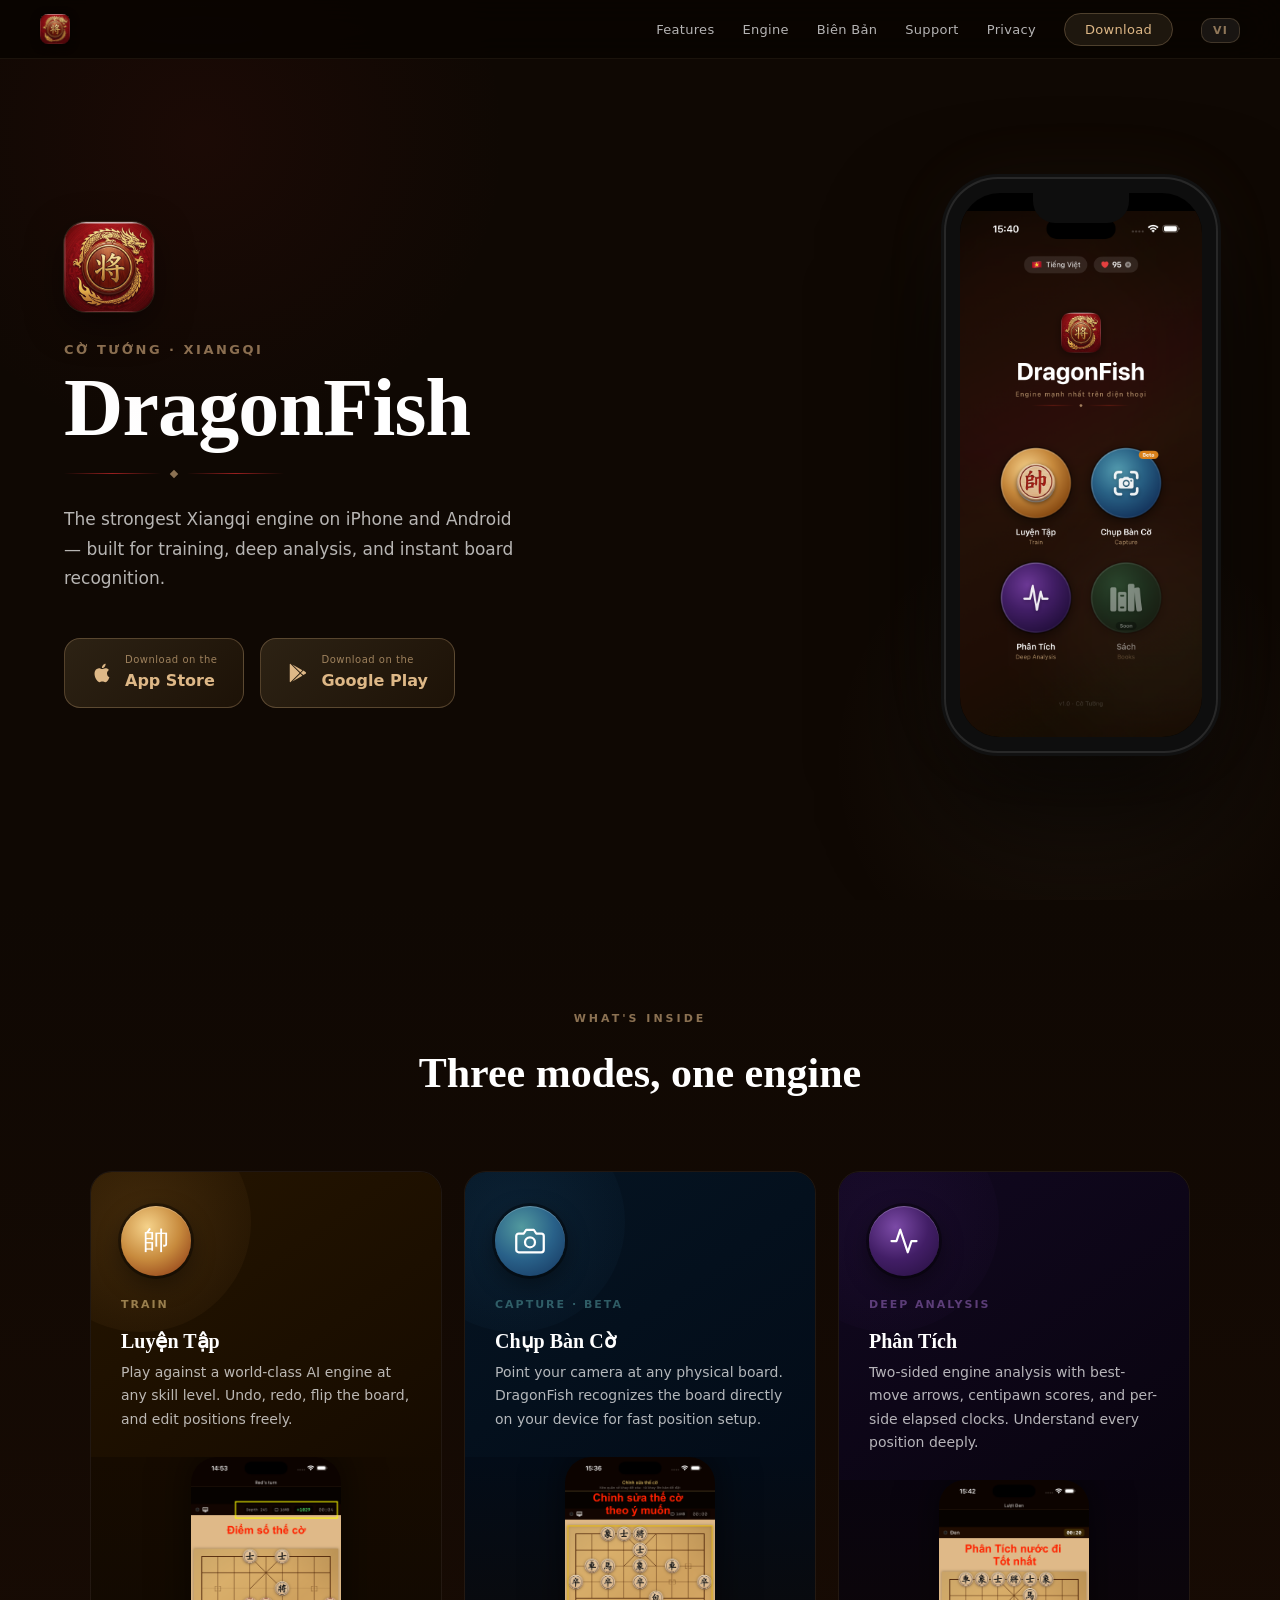
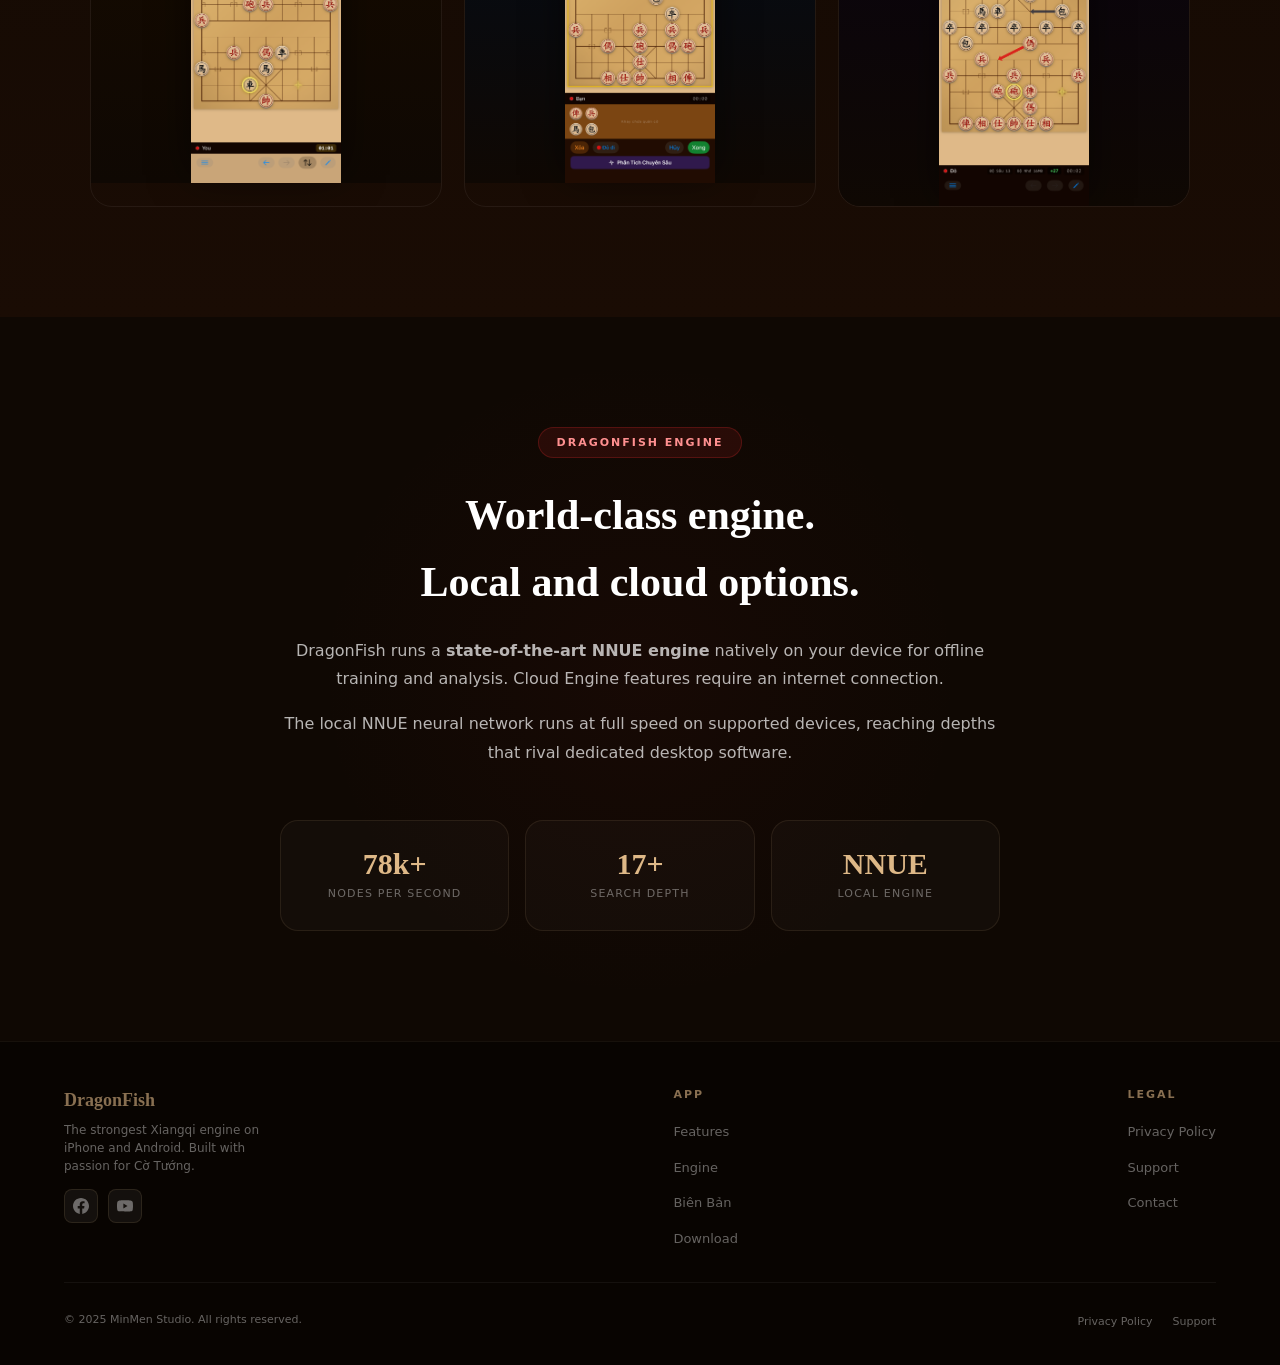
<file: index.html>
<!DOCTYPE html>
<html lang="en">
<head>
  <meta charset="UTF-8" />
  <meta name="viewport" content="width=device-width, initial-scale=1.0" />
  <title>DragonFish — Xiangqi Engine for iOS and Android</title>
  <meta name="description" content="DragonFish brings a world-class Xiangqi engine to iPhone and Android. Train against powerful AI, analyse positions, and capture board photos." />
  <meta property="og:title" content="DragonFish — Xiangqi Engine for iOS and Android" />
  <meta property="og:description" content="The strongest Xiangqi (Chinese Chess) engine on your phone." />
  <meta property="og:image" content="assets/icon/AppIcon-1024.png" />
  <meta name="theme-color" content="#0f0803" />
  <link rel="icon" type="image/png" href="assets/icon/AppIcon-1024.png" />
  <link rel="stylesheet" href="assets/css/style.css" />
</head>
<body data-page="index">

<!-- ====== NAVBAR ====== -->
<nav class="nav">
  <a href="index.html" class="nav-brand">
    <img src="assets/icon/AppIcon-1024.png" alt="DragonFish icon" />
  </a>
  <ul class="nav-links">
    <li class="nav-hide-sm"><a href="#features" data-i18n="nav.features">Features</a></li>
    <li class="nav-hide-sm"><a href="#engine" data-i18n="nav.engine">Engine</a></li>
    <li><a href="scoresheet.html">Biên Bản</a></li>
    <li><a href="support.html" data-i18n="nav.support">Support</a></li>
    <li><a href="privacy.html" data-i18n="nav.privacy">Privacy</a></li>
    <li><a href="#download" class="nav-cta" data-i18n="nav.download">Download</a></li>
    <li><button class="lang-toggle" id="lang-toggle" aria-label="Switch language">VI</button></li>
  </ul>
</nav>

<!-- ====== HERO ====== -->
<section class="hero" id="home">
  <div class="hero-glow-red"></div>
  <div class="hero-glow-gold"></div>

  <div class="hero-inner">
    <!-- Content -->
    <div class="hero-content">
      <img src="assets/icon/AppIcon-1024.png" alt="DragonFish" class="hero-icon" />

      <p class="hero-tagline">Cờ Tướng · Xiangqi</p>
      <h1 class="hero-title">DragonFish</h1>

      <!-- Decorative divider matching app style -->
      <div class="divider">
        <div class="divider-line"></div>
        <div class="divider-diamond"></div>
        <div class="divider-line"></div>
      </div>

      <p class="hero-desc" data-i18n="hero.desc">
        The strongest Xiangqi engine on iPhone and Android —
        built for training, deep analysis, and instant board recognition.
      </p>

      <div class="cta-wrap" id="download">
        <a href="https://apps.apple.com/us/app/dragonfish/id6761652260"
           class="btn-appstore" target="_blank" rel="noopener noreferrer"
           aria-label="Download DragonFish on the App Store">
          <!-- Apple logo SVG -->
          <svg viewBox="0 0 24 24" xmlns="http://www.w3.org/2000/svg" aria-hidden="true">
            <path d="M18.71 19.5c-.83 1.24-1.71 2.45-3.05 2.47-1.34.03-1.77-.79-3.29-.79-1.53 0-2 .77-3.27.82-1.31.05-2.3-1.32-3.14-2.53C4.25 17 2.94 12.45 4.7 9.39c.87-1.52 2.43-2.48 4.12-2.51 1.28-.02 2.5.87 3.29.87.78 0 2.26-1.07 3.8-.91.65.03 2.47.26 3.64 1.98-.09.06-2.17 1.28-2.15 3.81.03 3.02 2.65 4.03 2.68 4.04-.03.07-.42 1.44-1.38 2.83M13 3.5c.73-.83 1.94-1.46 2.94-1.5.13 1.17-.34 2.35-1.04 3.19-.69.85-1.83 1.51-2.95 1.42-.15-1.15.41-2.35 1.05-3.11z"/>
          </svg>
          <span class="btn-store-text">
            <small data-i18n="hero.download_on">Download on the</small>
            <strong data-i18n="hero.app_store">App Store</strong>
          </span>
        </a>

        <a href="https://play.google.com/store/apps/details?id=com.minmenstudio.cotuong"
           class="btn-appstore" target="_blank" rel="noopener noreferrer"
           aria-label="Get DragonFish on Google Play">
          <!-- Google Play logo SVG -->
          <svg viewBox="0 0 24 24" xmlns="http://www.w3.org/2000/svg" aria-hidden="true">
            <path d="M3.609 1.814L13.792 12 3.61 22.186a.996.996 0 0 1-.61-.92V2.734a1 1 0 0 1 .609-.92zm10.89 10.893l2.302 2.302-10.937 6.333 8.635-8.635zm3.31-3.319l2.443 1.412c.766.442.766 1.55 0 1.992l-2.443 1.412L15.092 12l2.717-2.612zM5.864 2.658L16.802 8.99l-2.302 2.302L5.864 2.658z"/>
          </svg>
          <span class="btn-store-text">
            <small data-i18n="hero.download_on">Download on the</small>
            <strong data-i18n="hero.play_store">Google Play</strong>
          </span>
        </a>
      </div>
    </div>

    <!-- Phone mockup -->
    <div class="hero-mockup">
      <div class="phone-wrap">
        <div class="phone-frame">
          <div class="phone-screen">
            <img src="assets/screenshots/homepage.png" alt="DragonFish home screen" loading="eager" />
          </div>
        </div>
      </div>
    </div>
  </div>
</section>

<!-- ====== FEATURES ====== -->
<section class="features" id="features">
  <div class="section-header">
    <p class="section-eyebrow" data-i18n="feat.eyebrow">What's inside</p>
    <h2 class="section-title" data-i18n="feat.title">Three modes, one engine</h2>
  </div>

  <div class="features-grid">

    <!-- Train -->
    <article class="feature-card card-train">
      <div class="feature-card-body">
        <div class="feature-circle" aria-hidden="true">帥</div>
        <div class="feature-sub" data-i18n="feat.train.sub">Train</div>
        <h3>Luyện Tập</h3>
        <p data-i18n="feat.train.desc">
          Play against a world-class AI engine at any skill level.
          Undo, redo, flip the board, and edit positions freely.
        </p>
      </div>
      <div class="feature-screenshot-wrap">
        <img src="assets/screenshots/training.png"
             alt="Training mode screenshot"
             class="feature-screenshot"
             loading="lazy" />
      </div>
    </article>

    <!-- Capture -->
    <article class="feature-card card-capture">
      <div class="feature-card-body">
        <div class="feature-circle" aria-hidden="true">
          <!-- Camera icon -->
          <svg viewBox="0 0 24 24" fill="none" stroke="white" stroke-width="1.8"
               stroke-linecap="round" stroke-linejoin="round"
               width="30" height="30" aria-hidden="true">
            <path d="M23 19a2 2 0 0 1-2 2H3a2 2 0 0 1-2-2V8a2 2 0 0 1 2-2h4l2-3h6l2 3h4a2 2 0 0 1 2 2z"/>
            <circle cx="12" cy="13" r="4"/>
          </svg>
        </div>
        <div class="feature-sub" data-i18n="feat.capture.sub">Capture · Beta</div>
        <h3>Chụp Bàn Cờ</h3>
        <p data-i18n="feat.capture.desc">
          Point your camera at any physical board. DragonFish recognizes the
          board directly on your device for fast position setup.
        </p>
      </div>
      <div class="feature-screenshot-wrap">
        <img src="assets/screenshots/editmode.png"
             alt="Board edit mode screenshot"
             class="feature-screenshot"
             loading="lazy" />
      </div>
    </article>

    <!-- Analysis -->
    <article class="feature-card card-analysis">
      <div class="feature-card-body">
        <div class="feature-circle" aria-hidden="true">
          <!-- Waveform icon -->
          <svg viewBox="0 0 24 24" fill="none" stroke="white" stroke-width="1.8"
               stroke-linecap="round" stroke-linejoin="round"
               width="30" height="30" aria-hidden="true">
            <polyline points="22 12 18 12 15 21 9 3 6 12 2 12"/>
          </svg>
        </div>
        <div class="feature-sub" data-i18n="feat.analysis.sub">Deep Analysis</div>
        <h3>Phân Tích</h3>
        <p data-i18n="feat.analysis.desc">
          Two-sided engine analysis with best-move arrows, centipawn scores,
          and per-side elapsed clocks. Understand every position deeply.
        </p>
      </div>
      <div class="feature-screenshot-wrap">
        <img src="assets/screenshots/analysis.png"
             alt="Analysis mode screenshot"
             class="feature-screenshot"
             loading="lazy" />
      </div>
    </article>

  </div>
</section>

<!-- ====== ENGINE ====== -->
<section class="engine" id="engine">
  <div class="engine-inner">
    <span class="engine-badge" data-i18n="engine.badge">DragonFish Engine</span>

    <h2 data-i18n-html="engine.title">World-class engine.<br />Local and cloud options.</h2>

    <p data-i18n-html="engine.p1">
      DragonFish runs a <strong>state-of-the-art NNUE engine</strong>
      natively on your device for offline training and analysis. Cloud Engine
      features require an internet connection.
    </p>
    <p data-i18n="engine.p2">
      The local NNUE neural network runs at full speed on supported devices,
      reaching depths that rival dedicated desktop software.
    </p>

    <div class="stats-row">
      <div class="stat-box">
        <div class="stat-value">78k+</div>
        <div class="stat-label" data-i18n="engine.stat1">Nodes per second</div>
      </div>
      <div class="stat-box">
        <div class="stat-value">17+</div>
        <div class="stat-label" data-i18n="engine.stat2">Search depth</div>
      </div>
      <div class="stat-box">
        <div class="stat-value">NNUE</div>
        <div class="stat-label" data-i18n="engine.stat3">Local engine</div>
      </div>
    </div>
  </div>
</section>

<!-- ====== FOOTER ====== -->
<footer>
  <div class="footer-inner">
    <div class="footer-top">
      <div class="footer-brand-col">
        <div class="footer-logo">DragonFish</div>
        <p data-i18n="footer.desc">The strongest Xiangqi engine on iPhone and Android. Built with passion for Cờ Tướng.</p>
        <div class="footer-social">
          <a href="https://www.facebook.com/profile.php?id=61590666053996"
             target="_blank" rel="noopener noreferrer"
             aria-label="DragonFish on Facebook">
            <!-- Facebook icon -->
            <svg viewBox="0 0 24 24" aria-hidden="true">
              <path d="M24 12.073C24 5.405 18.627 0 12 0S0 5.405 0 12.073C0 18.1 4.388 23.094 10.125 24v-8.437H7.078v-3.49h3.047V9.41c0-3.025 1.792-4.697 4.533-4.697 1.312 0 2.686.235 2.686.235v2.97h-1.513c-1.491 0-1.956.93-1.956 1.886v2.269h3.328l-.532 3.49h-2.796V24C19.612 23.094 24 18.1 24 12.073z"/>
            </svg>
          </a>
          <a href="https://www.youtube.com/@DragonFish2026"
             target="_blank" rel="noopener noreferrer"
             aria-label="DragonFish on YouTube">
            <!-- YouTube icon -->
            <svg viewBox="0 0 24 24" aria-hidden="true">
              <path d="M23.498 6.186a3.016 3.016 0 0 0-2.122-2.136C19.505 3.545 12 3.545 12 3.545s-7.505 0-9.377.505A3.017 3.017 0 0 0 .502 6.186C0 8.07 0 12 0 12s0 3.93.502 5.814a3.016 3.016 0 0 0 2.122 2.136c1.871.505 9.376.505 9.376.505s7.505 0 9.377-.505a3.015 3.015 0 0 0 2.122-2.136C24 15.93 24 12 24 12s0-3.93-.502-5.814zM9.545 15.568V8.432L15.818 12l-6.273 3.568z"/>
            </svg>
          </a>
        </div>
      </div>

      <nav class="footer-nav" aria-label="Footer navigation">
        <h4 data-i18n="footer.app">App</h4>
        <ul>
          <li><a href="#features" data-i18n="footer.features">Features</a></li>
          <li><a href="#engine" data-i18n="footer.engine">Engine</a></li>
          <li><a href="scoresheet.html">Biên Bản</a></li>
          <li><a href="#download" data-i18n="footer.download">Download</a></li>
        </ul>
      </nav>

      <nav class="footer-nav" aria-label="Legal navigation">
        <h4 data-i18n="footer.legal">Legal</h4>
        <ul>
          <li><a href="privacy.html" data-i18n="footer.privacy">Privacy Policy</a></li>
          <li><a href="support.html" data-i18n="footer.support">Support</a></li>
          <li><a href="support.html#contact" data-i18n="footer.contact">Contact</a></li>
        </ul>
      </nav>
    </div>

    <div class="footer-bottom">
      <span class="footer-copy" data-i18n="footer.copy">&copy; 2025 MinMen Studio. All rights reserved.</span>
      <ul class="footer-legal">
        <li><a href="privacy.html" data-i18n="footer.privacy">Privacy Policy</a></li>
        <li><a href="support.html" data-i18n="footer.support">Support</a></li>
      </ul>
    </div>
  </div>
</footer>

<script src="assets/js/i18n.js"></script>
</body>
</html>
</file>
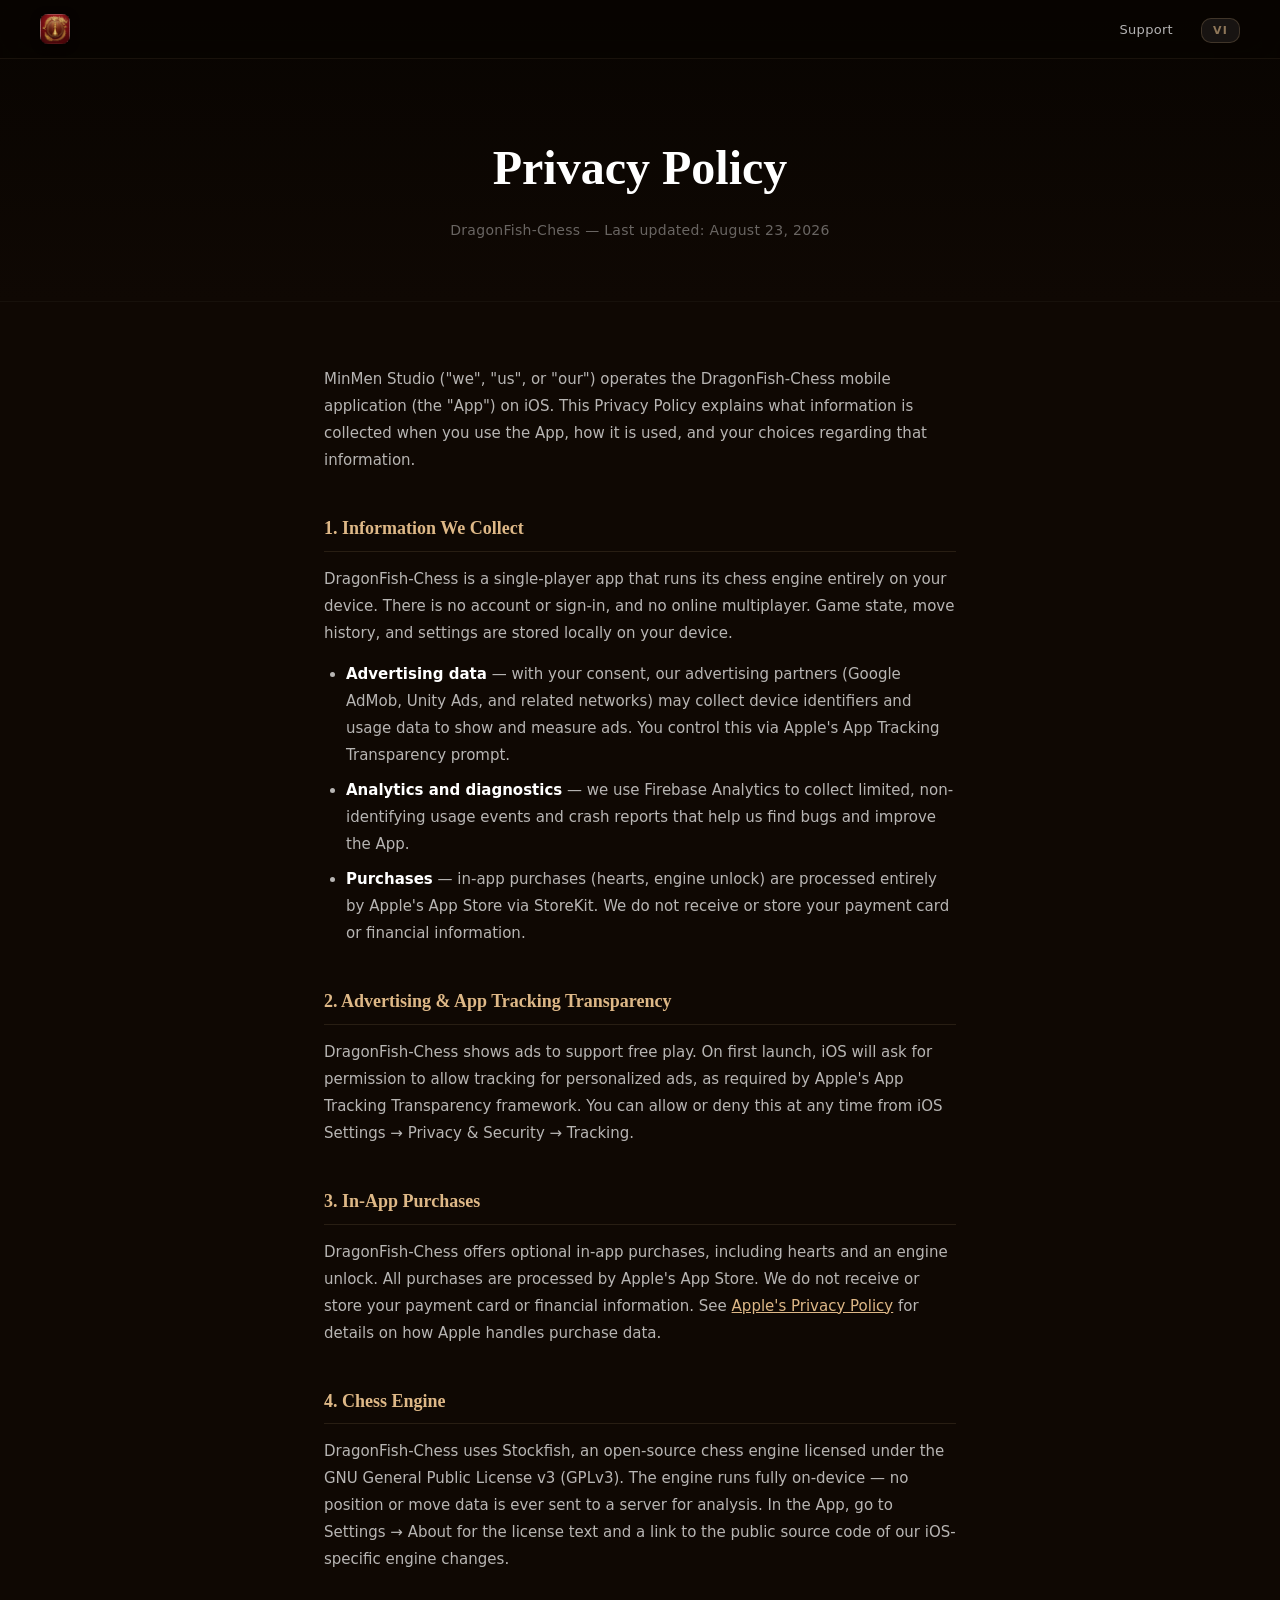
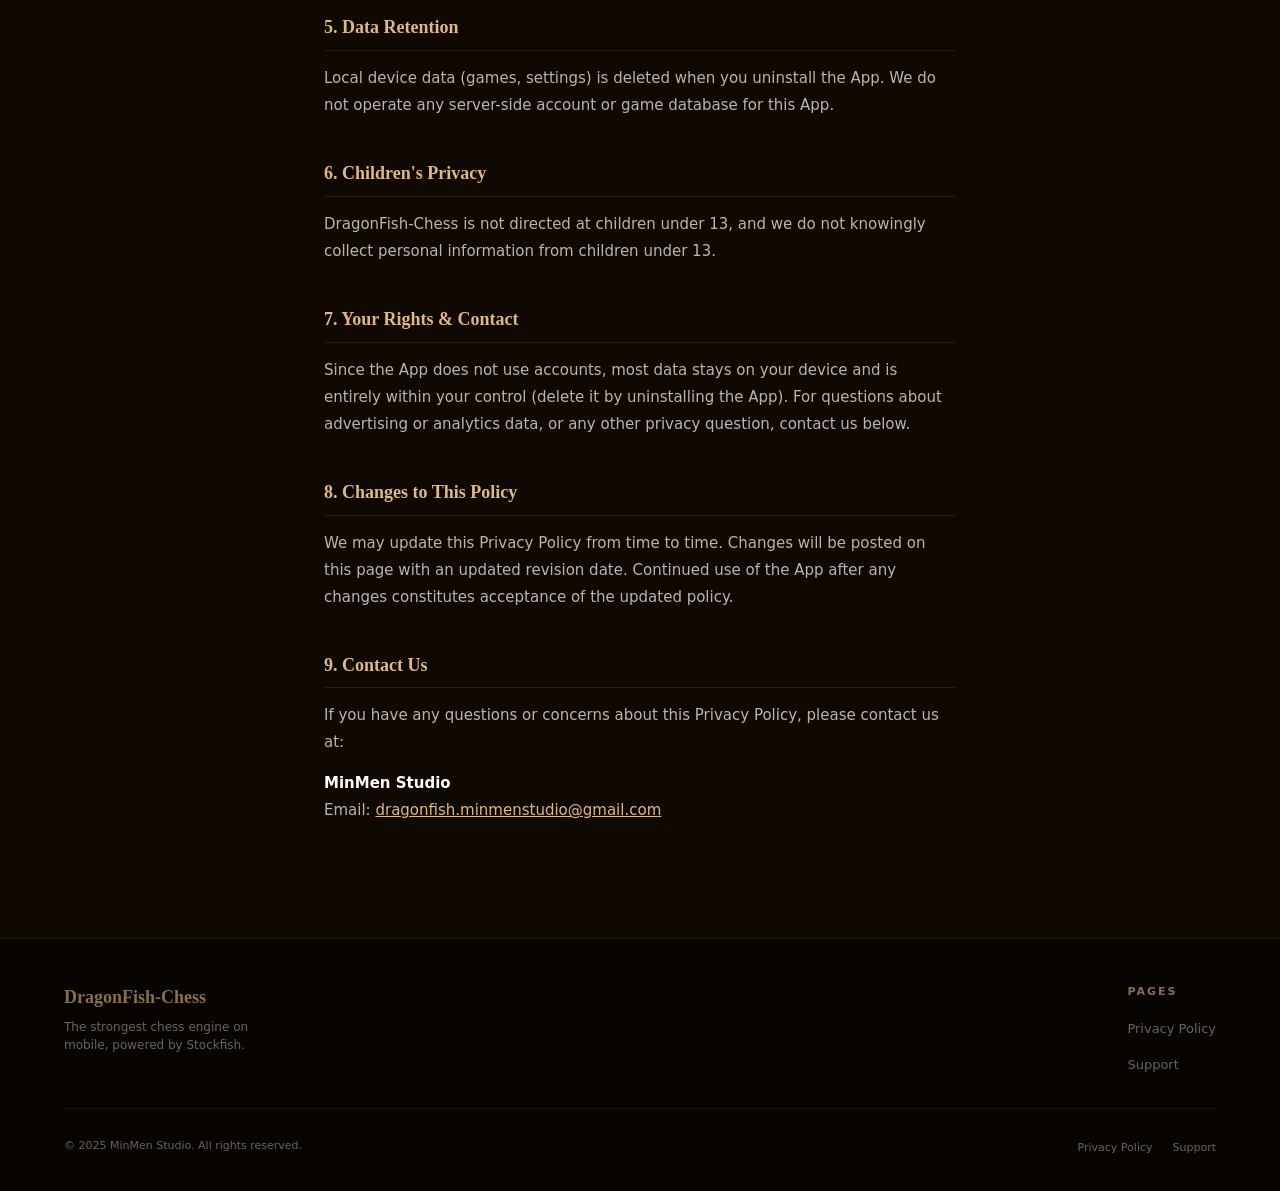
<file: chess-privacy.html>
<!DOCTYPE html>
<html lang="en">
<head>
  <meta charset="UTF-8" />
  <meta name="viewport" content="width=device-width, initial-scale=1.0" />
  <title>Privacy Policy — DragonFish-Chess</title>
  <meta name="description" content="Privacy Policy for DragonFish-Chess — Stockfish chess engine for iOS." />
  <meta name="theme-color" content="#1a0605" />
  <link rel="icon" type="image/png" href="assets/icon/ChessAppIcon-1024.png" />
  <link rel="stylesheet" href="assets/css/style.css" />
</head>
<body data-page="chess-privacy">

<!-- ====== NAVBAR ====== -->
<nav class="nav">
  <a href="chess-support.html" class="nav-brand">
    <img src="assets/icon/ChessAppIcon-1024.png" alt="DragonFish-Chess icon" />
  </a>
  <ul class="nav-links">
    <li class="nav-hide-sm"><a href="chess-support.html" data-i18n="nav.support">Support</a></li>
    <li><button class="lang-toggle" id="lang-toggle" aria-label="Switch language">VI</button></li>
  </ul>
</nav>

<!-- ====== PAGE HERO ====== -->
<div class="page-hero">
  <h1 data-i18n="chess_privacy.hero.title">Privacy Policy</h1>
  <p data-i18n="chess_privacy.hero.sub">DragonFish-Chess — Last updated: August 23, 2026</p>
</div>

<!-- ====== CONTENT ====== -->
<div class="page-content">

  <p data-i18n="chess_privacy.intro">
    MinMen Studio ("we", "us", or "our") operates the DragonFish-Chess mobile application
    (the "App") on iOS. This Privacy Policy explains what information is collected when
    you use the App, how it is used, and your choices regarding that information.
  </p>

  <h2 data-i18n="chess_privacy.h1">1. Information We Collect</h2>
  <p data-i18n="chess_privacy.1.p1">
    DragonFish-Chess is a single-player app that runs its chess engine entirely on your
    device. There is no account or sign-in, and no online multiplayer. Game state,
    move history, and settings are stored locally on your device.
  </p>
  <ul>
    <li data-i18n-html="chess_privacy.1.li1">
      <strong>Advertising data</strong> — with your consent, our advertising partners
      (Google AdMob, Unity Ads, and related networks) may collect device identifiers
      and usage data to show and measure ads. You control this via Apple's App
      Tracking Transparency prompt.
    </li>
    <li data-i18n-html="chess_privacy.1.li2">
      <strong>Analytics and diagnostics</strong> — we use Firebase Analytics to collect
      limited, non-identifying usage events and crash reports that help us find bugs
      and improve the App.
    </li>
    <li data-i18n-html="chess_privacy.1.li3">
      <strong>Purchases</strong> — in-app purchases (hearts, engine unlock) are
      processed entirely by Apple's App Store via StoreKit. We do not receive or
      store your payment card or financial information.
    </li>
  </ul>

  <h2 data-i18n="chess_privacy.h2">2. Advertising &amp; App Tracking Transparency</h2>
  <p data-i18n="chess_privacy.2.p">
    DragonFish-Chess shows ads to support free play. On first launch, iOS will ask
    for permission to allow tracking for personalized ads, as required by Apple's App
    Tracking Transparency framework. You can allow or deny this at any time from
    iOS Settings → Privacy &amp; Security → Tracking.
  </p>

  <h2 data-i18n="chess_privacy.h3">3. In-App Purchases</h2>
  <p data-i18n-html="chess_privacy.3.p">
    DragonFish-Chess offers optional in-app purchases, including hearts and an engine
    unlock. All purchases are processed by Apple's App Store. We do not receive or
    store your payment card or financial information. See
    <a href="https://www.apple.com/legal/privacy/" target="_blank" rel="noopener noreferrer">Apple's Privacy Policy</a>
    for details on how Apple handles purchase data.
  </p>

  <h2 data-i18n="chess_privacy.h4">4. Chess Engine</h2>
  <p data-i18n="chess_privacy.4.p">
    DragonFish-Chess uses Stockfish, an open-source chess engine licensed under the
    GNU General Public License v3 (GPLv3). The engine runs fully on-device — no
    position or move data is ever sent to a server for analysis. In the App, go to
    Settings → About for the license text and a link to the public source code of
    our iOS-specific engine changes.
  </p>

  <h2 data-i18n="chess_privacy.h5">5. Data Retention</h2>
  <p data-i18n="chess_privacy.5.p">
    Local device data (games, settings) is deleted when you uninstall the App.
    We do not operate any server-side account or game database for this App.
  </p>

  <h2 data-i18n="chess_privacy.h6">6. Children's Privacy</h2>
  <p data-i18n="chess_privacy.6.p">
    DragonFish-Chess is not directed at children under 13, and we do not knowingly
    collect personal information from children under 13.
  </p>

  <h2 data-i18n="chess_privacy.h7">7. Your Rights &amp; Contact</h2>
  <p data-i18n="chess_privacy.7.p">
    Since the App does not use accounts, most data stays on your device and is
    entirely within your control (delete it by uninstalling the App). For questions
    about advertising or analytics data, or any other privacy question, contact us
    below.
  </p>

  <h2 data-i18n="chess_privacy.h8">8. Changes to This Policy</h2>
  <p data-i18n="chess_privacy.8.p">
    We may update this Privacy Policy from time to time. Changes will be posted on
    this page with an updated revision date. Continued use of the App after any
    changes constitutes acceptance of the updated policy.
  </p>

  <h2 data-i18n="chess_privacy.h9">9. Contact Us</h2>
  <p data-i18n="chess_privacy.9.p1">
    If you have any questions or concerns about this Privacy Policy, please
    contact us at:
  </p>
  <p data-i18n-html="chess_privacy.9.p2">
    <strong>MinMen Studio</strong><br />
    Email: <a href="mailto:dragonfish.minmenstudio@gmail.com">dragonfish.minmenstudio@gmail.com</a>
  </p>

</div>

<!-- ====== FOOTER ====== -->
<footer>
  <div class="footer-inner">
    <div class="footer-top">
      <div class="footer-brand-col">
        <div class="footer-logo">DragonFish-Chess</div>
        <p data-i18n="chess_footer.desc.short">The strongest chess engine on mobile, powered by Stockfish.</p>
      </div>
      <nav class="footer-nav" aria-label="Footer navigation">
        <h4 data-i18n="footer.pages">Pages</h4>
        <ul>
          <li><a href="chess-privacy.html" data-i18n="footer.privacy">Privacy Policy</a></li>
          <li><a href="chess-support.html" data-i18n="footer.support">Support</a></li>
        </ul>
      </nav>
    </div>
    <div class="footer-bottom">
      <span class="footer-copy" data-i18n="footer.copy">&copy; 2026 MinMen Studio. All rights reserved.</span>
      <ul class="footer-legal">
        <li><a href="chess-privacy.html" data-i18n="footer.privacy">Privacy Policy</a></li>
        <li><a href="chess-support.html" data-i18n="footer.support">Support</a></li>
      </ul>
    </div>
  </div>
</footer>

<script src="assets/js/i18n.js"></script>
</body>
</html>
</file>
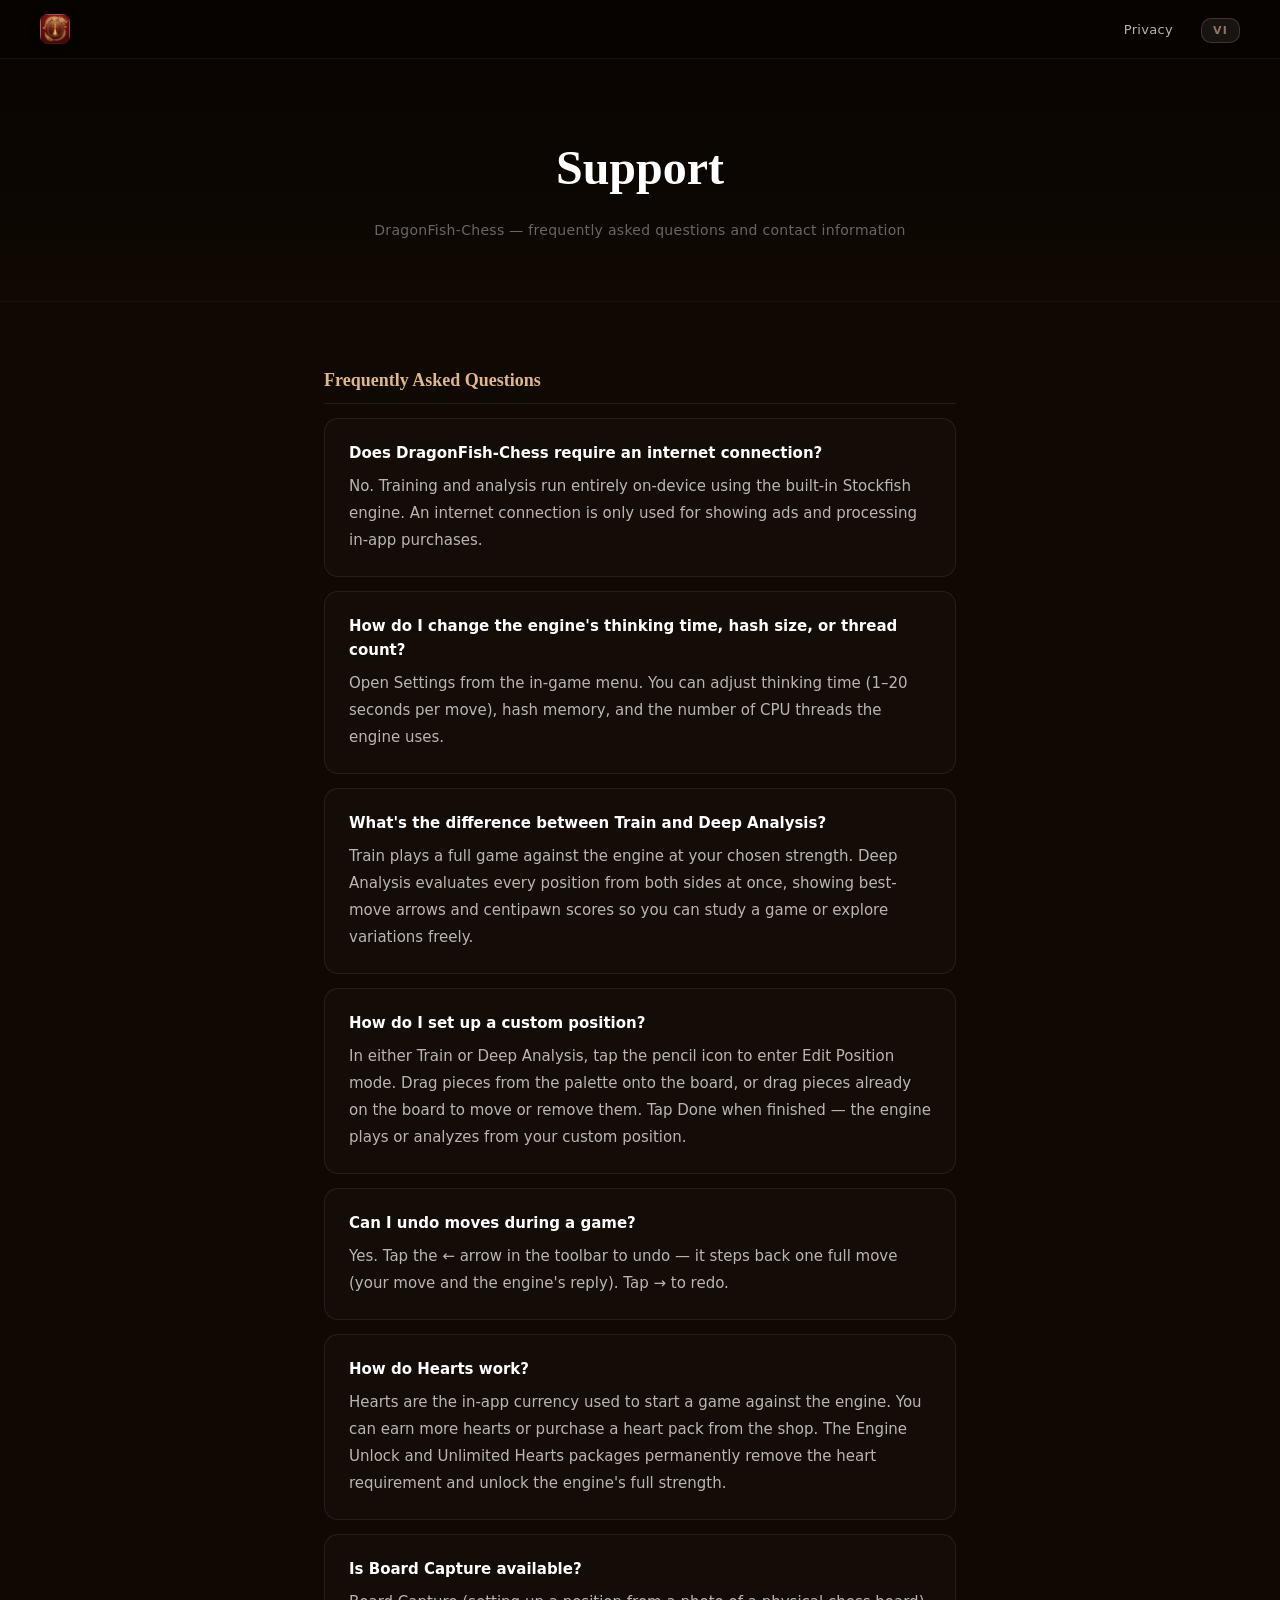
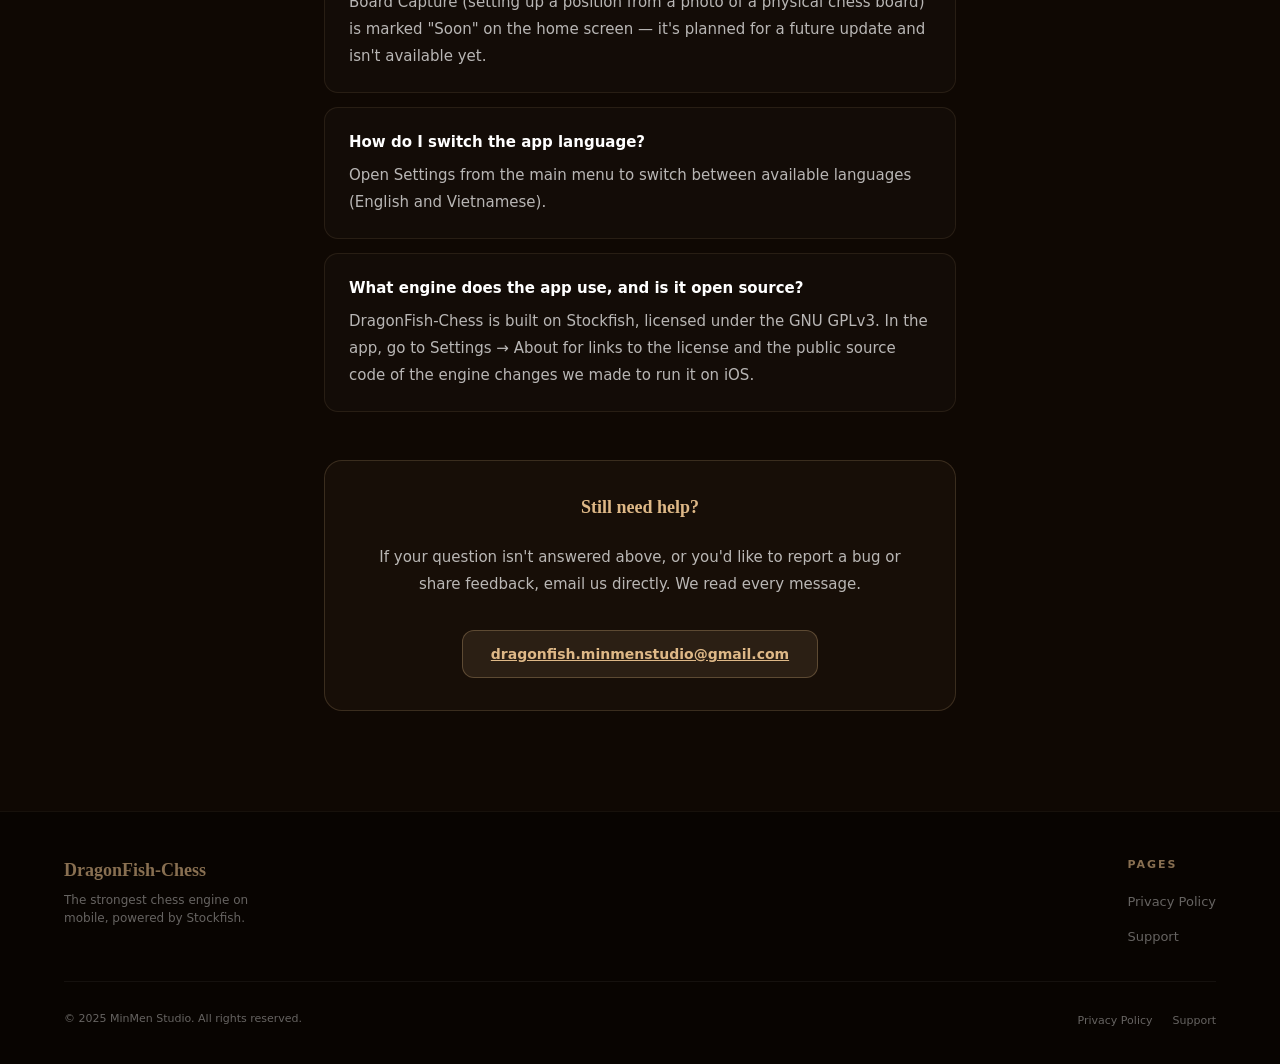
<file: chess-support.html>
<!DOCTYPE html>
<html lang="en">
<head>
  <meta charset="UTF-8" />
  <meta name="viewport" content="width=device-width, initial-scale=1.0" />
  <title>Support — DragonFish-Chess</title>
  <meta name="description" content="Support and FAQ for DragonFish-Chess — Stockfish chess engine for iOS." />
  <meta name="theme-color" content="#1a0605" />
  <link rel="icon" type="image/png" href="assets/icon/ChessAppIcon-1024.png" />
  <link rel="stylesheet" href="assets/css/style.css" />
</head>
<body data-page="chess-support">

<!-- ====== NAVBAR ====== -->
<nav class="nav">
  <a href="chess-support.html" class="nav-brand">
    <img src="assets/icon/ChessAppIcon-1024.png" alt="DragonFish-Chess icon" />
  </a>
  <ul class="nav-links">
    <li class="nav-hide-sm"><a href="chess-privacy.html" data-i18n="nav.privacy">Privacy</a></li>
    <li><button class="lang-toggle" id="lang-toggle" aria-label="Switch language">VI</button></li>
  </ul>
</nav>

<!-- ====== PAGE HERO ====== -->
<div class="page-hero">
  <h1 data-i18n="chess_support.hero.title">Support</h1>
  <p data-i18n="chess_support.hero.sub">DragonFish-Chess — frequently asked questions and contact information</p>
</div>

<!-- ====== CONTENT ====== -->
<div class="page-content">

  <h2 data-i18n="chess_faq.section.title">Frequently Asked Questions</h2>

  <div class="faq-item">
    <div class="faq-q" data-i18n="chess_faq.1.q">Does DragonFish-Chess require an internet connection?</div>
    <p class="faq-a" data-i18n="chess_faq.1.a">
      No. Training and analysis run entirely on-device using the built-in Stockfish
      engine. An internet connection is only used for showing ads and processing
      in-app purchases.
    </p>
  </div>

  <div class="faq-item">
    <div class="faq-q" data-i18n="chess_faq.2.q">How do I change the engine's thinking time, hash size, or thread count?</div>
    <p class="faq-a" data-i18n="chess_faq.2.a">
      Open Settings from the in-game menu. You can adjust thinking time (1–20 seconds
      per move), hash memory, and the number of CPU threads the engine uses.
    </p>
  </div>

  <div class="faq-item">
    <div class="faq-q" data-i18n="chess_faq.3.q">What's the difference between Train and Deep Analysis?</div>
    <p class="faq-a" data-i18n="chess_faq.3.a">
      Train plays a full game against the engine at your chosen strength. Deep Analysis
      evaluates every position from both sides at once, showing best-move arrows and
      centipawn scores so you can study a game or explore variations freely.
    </p>
  </div>

  <div class="faq-item">
    <div class="faq-q" data-i18n="chess_faq.4.q">How do I set up a custom position?</div>
    <p class="faq-a" data-i18n="chess_faq.4.a">
      In either Train or Deep Analysis, tap the pencil icon to enter Edit Position mode.
      Drag pieces from the palette onto the board, or drag pieces already on the board
      to move or remove them. Tap Done when finished — the engine plays or analyzes
      from your custom position.
    </p>
  </div>

  <div class="faq-item">
    <div class="faq-q" data-i18n="chess_faq.5.q">Can I undo moves during a game?</div>
    <p class="faq-a" data-i18n="chess_faq.5.a">
      Yes. Tap the ← arrow in the toolbar to undo, ← steps back one full move
      (your move and the engine's reply). Tap → to redo.
    </p>
  </div>

  <div class="faq-item">
    <div class="faq-q" data-i18n="chess_faq.6.q">How do Hearts work?</div>
    <p class="faq-a" data-i18n="chess_faq.6.a">
      Hearts are the in-app currency used to start a game against the engine. You can
      earn more hearts or purchase a heart pack from the shop. The Engine Unlock and
      Unlimited Hearts packages permanently remove the heart requirement and unlock the
      engine's full strength.
    </p>
  </div>

  <div class="faq-item">
    <div class="faq-q" data-i18n="chess_faq.7.q">Is Board Capture available?</div>
    <p class="faq-a" data-i18n="chess_faq.7.a">
      Board Capture (setting up a position from a photo of a physical chess board) is
      marked "Soon" on the home screen — it's planned for a future update and isn't
      available yet.
    </p>
  </div>

  <div class="faq-item">
    <div class="faq-q" data-i18n="chess_faq.8.q">How do I switch the app language?</div>
    <p class="faq-a" data-i18n="chess_faq.8.a">
      Open Settings from the main menu to switch between available languages
      (English and Vietnamese).
    </p>
  </div>

  <div class="faq-item">
    <div class="faq-q" data-i18n="chess_faq.9.q">What engine does the app use, and is it open source?</div>
    <p class="faq-a" data-i18n="chess_faq.9.a">
      DragonFish-Chess is built on Stockfish, licensed under the GNU GPLv3. In the app,
      go to Settings → About for links to the license and the public source code of
      the engine changes we made to run it on iOS.
    </p>
  </div>

  <!-- Contact -->
  <div class="contact-box" id="contact">
    <h2 data-i18n="contact.title">Still need help?</h2>
    <p data-i18n="contact.p">
      If your question isn't answered above, or you'd like to report a bug or
      share feedback, email us directly. We read every message.
    </p>
    <a href="mailto:dragonfish.minmenstudio@gmail.com" class="btn-contact">
      dragonfish.minmenstudio@gmail.com
    </a>
  </div>

</div>

<!-- ====== FOOTER ====== -->
<footer>
  <div class="footer-inner">
    <div class="footer-top">
      <div class="footer-brand-col">
        <div class="footer-logo">DragonFish-Chess</div>
        <p data-i18n="chess_footer.desc.short">The strongest chess engine on mobile, powered by Stockfish.</p>
      </div>
      <nav class="footer-nav" aria-label="Footer navigation">
        <h4 data-i18n="footer.pages">Pages</h4>
        <ul>
          <li><a href="chess-privacy.html" data-i18n="footer.privacy">Privacy Policy</a></li>
          <li><a href="chess-support.html" data-i18n="footer.support">Support</a></li>
        </ul>
      </nav>
    </div>
    <div class="footer-bottom">
      <span class="footer-copy" data-i18n="footer.copy">&copy; 2026 MinMen Studio. All rights reserved.</span>
      <ul class="footer-legal">
        <li><a href="chess-privacy.html" data-i18n="footer.privacy">Privacy Policy</a></li>
        <li><a href="chess-support.html" data-i18n="footer.support">Support</a></li>
      </ul>
    </div>
  </div>
</footer>

<script src="assets/js/i18n.js"></script>
</body>
</html>
</file>
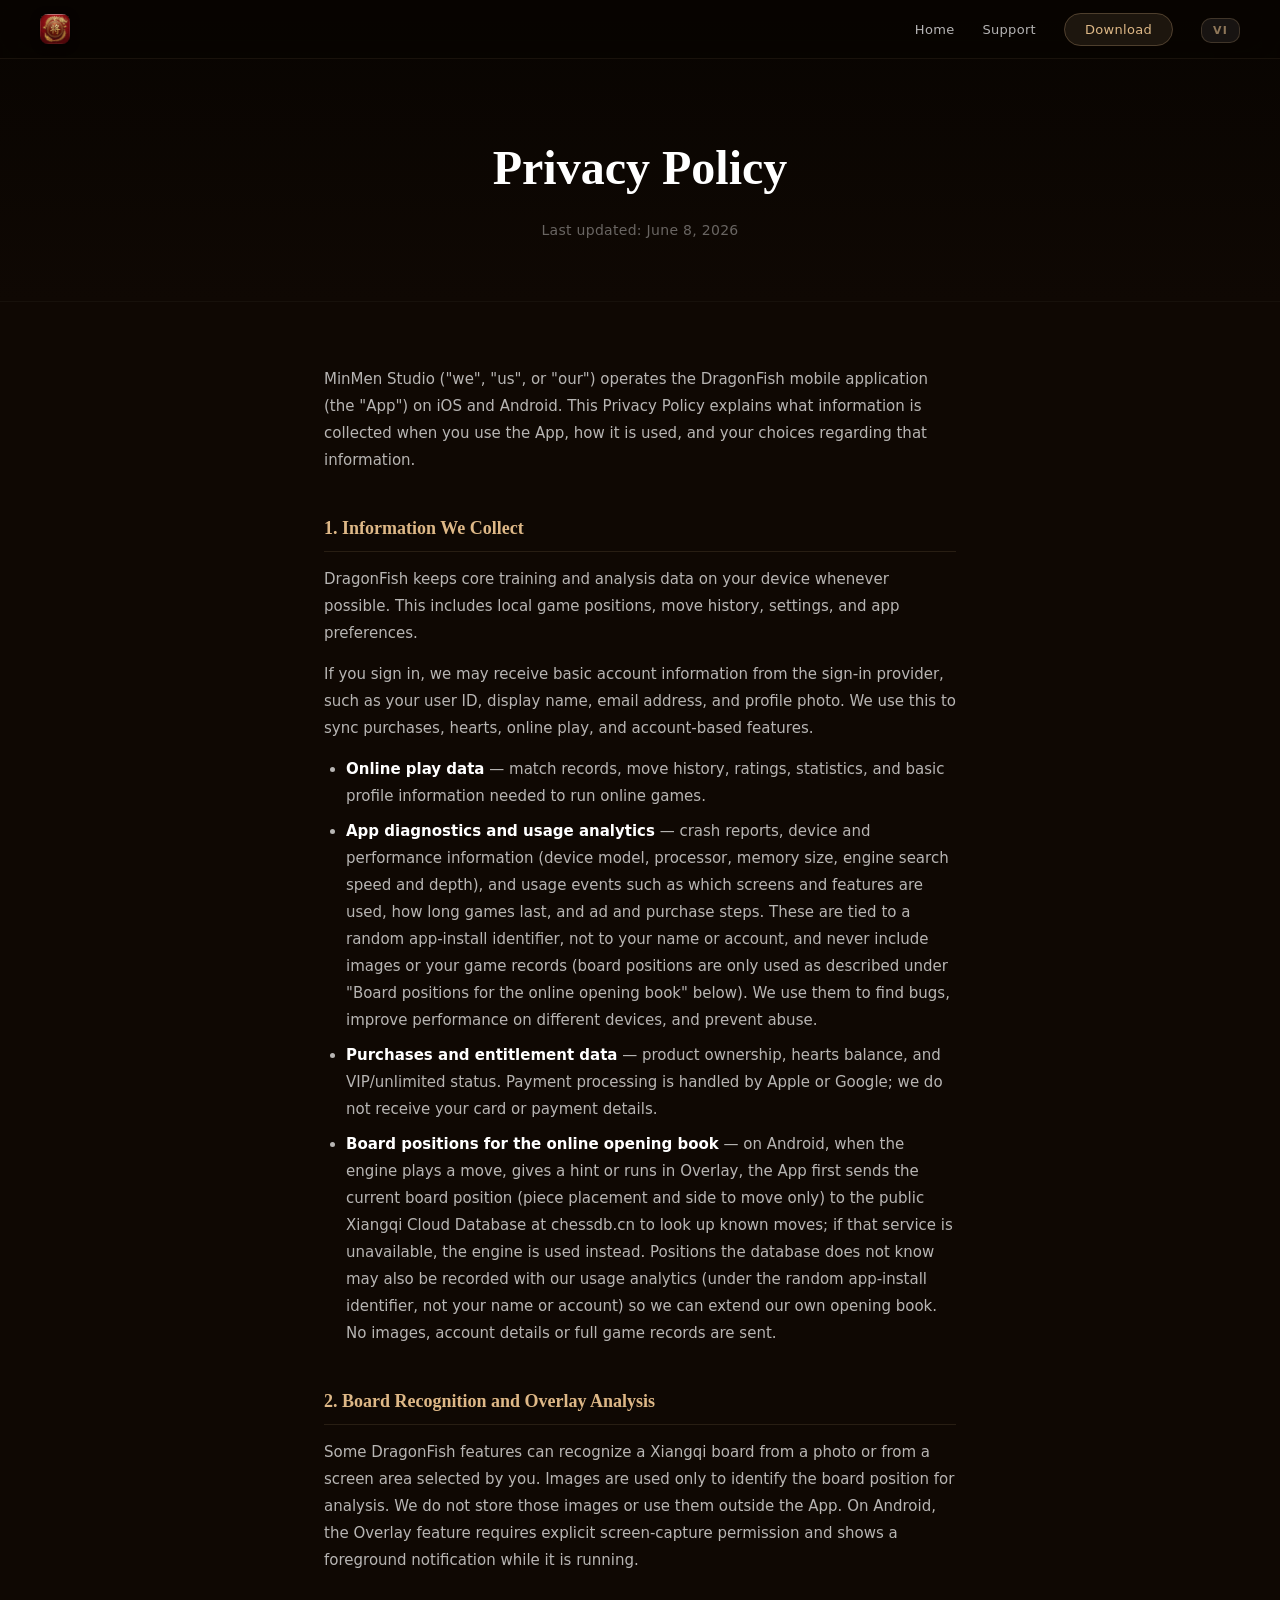
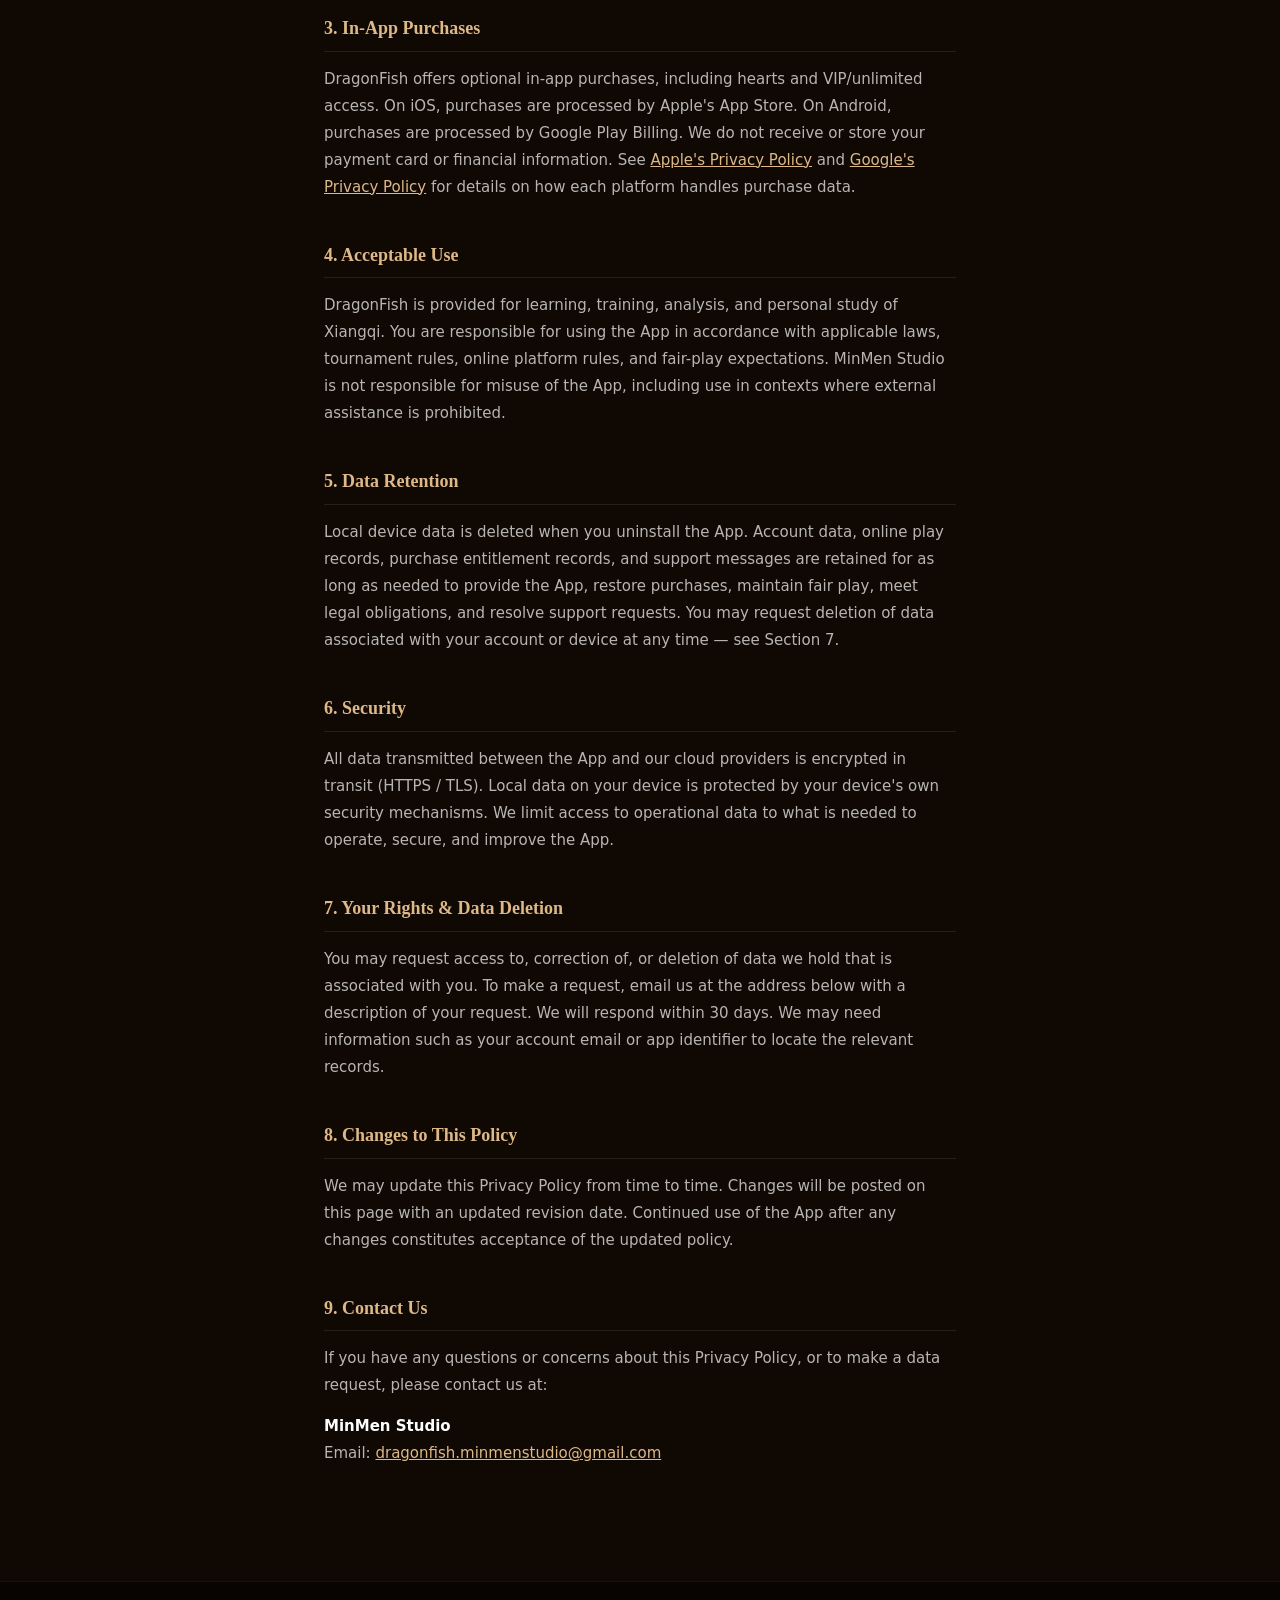
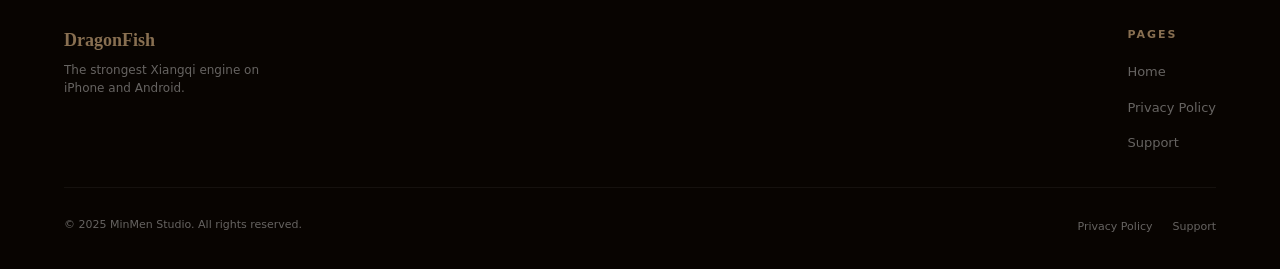
<file: privacy.html>
<!DOCTYPE html>
<html lang="en">
<head>
  <meta charset="UTF-8" />
  <meta name="viewport" content="width=device-width, initial-scale=1.0" />
  <title>Privacy Policy — DragonFish</title>
  <meta name="description" content="Privacy Policy for DragonFish — Xiangqi Engine for iOS and Android." />
  <meta name="theme-color" content="#0f0803" />
  <link rel="icon" type="image/png" href="assets/icon/AppIcon-1024.png" />
  <link rel="stylesheet" href="assets/css/style.css" />
</head>
<body data-page="privacy">

<!-- ====== NAVBAR ====== -->
<nav class="nav">
  <a href="index.html" class="nav-brand">
    <img src="assets/icon/AppIcon-1024.png" alt="DragonFish icon" />
  </a>
  <ul class="nav-links">
    <li class="nav-hide-sm"><a href="index.html" data-i18n="nav.home">Home</a></li>
    <li class="nav-hide-sm"><a href="support.html" data-i18n="nav.support">Support</a></li>
    <li><a href="index.html#download" class="nav-cta" data-i18n="nav.download">Download</a></li>
    <li><button class="lang-toggle" id="lang-toggle" aria-label="Switch language">VI</button></li>
  </ul>
</nav>

<!-- ====== PAGE HERO ====== -->
<div class="page-hero">
  <h1 data-i18n="privacy.hero.title">Privacy Policy</h1>
  <p data-i18n="privacy.hero.sub">Last updated: June 8, 2026</p>
</div>

<!-- ====== CONTENT ====== -->
<div class="page-content">

  <p data-i18n="privacy.intro">
    MinMen Studio ("we", "us", or "our") operates the DragonFish mobile application (the "App")
    on iOS and Android. This Privacy Policy explains what information is collected when you use
    the App, how it is used, and your choices regarding that information.
  </p>

  <h2 data-i18n="privacy.h1">1. Information We Collect</h2>
  <p data-i18n-html="privacy.1.p1">
    DragonFish keeps core training and analysis data on your device whenever possible. This includes
    local game positions, move history, settings, and app preferences.
  </p>
  <p data-i18n="privacy.1.p2">
    If you sign in, we may receive basic account information from the sign-in provider, such as your user ID,
    display name, email address, and profile photo. We use this to sync purchases, hearts, online play, and
    account-based features.
  </p>
  <ul>
    <li data-i18n-html="privacy.1.li1">
      <strong>Online play data</strong> — match records, move history, ratings, statistics, and basic profile
      information needed to run online games.
    </li>
    <li data-i18n-html="privacy.1.li2">
      <strong>App diagnostics and usage analytics</strong> — crash reports, device and performance information (device model, processor, memory size, engine search speed and depth), and usage events such as which screens and features are used, how long games last, and ad and purchase steps. These are tied to a random app-install identifier, not to your name or account, and never include images or your game records (board positions are only used as described under "Board positions for the online opening book" below). We use them to find bugs, improve performance on different devices, and prevent abuse.
    </li>
    <li data-i18n-html="privacy.1.li3">
      <strong>Purchases and entitlement data</strong> — product ownership, hearts balance, and VIP/unlimited
      status. Payment processing is handled by Apple or Google; we do not receive your card or payment details.
    </li>
    <li data-i18n-html="privacy.1.li4">
      <strong>Board positions for the online opening book</strong> — on Android, when the engine plays a move, gives a hint or runs in Overlay, the App first sends the current board position (piece placement and side to move only) to the public Xiangqi Cloud Database at chessdb.cn to look up known moves; if that service is unavailable, the engine is used instead. Positions the database does not know may also be recorded with our usage analytics (under the random app-install identifier, not your name or account) so we can extend our own opening book. No images, account details or full game records are sent.
    </li>
  </ul>

  <h2 data-i18n="privacy.h2">2. Board Recognition and Overlay Analysis</h2>
  <p data-i18n-html="privacy.2.p">
    Some DragonFish features can recognize a Xiangqi board from a photo or from a screen area selected by you.
    Images are used only to identify the board position for analysis. We do not store those images or use them
    outside the App. On Android, the Overlay feature requires explicit screen-capture permission and shows a
    foreground notification while it is running.
  </p>

  <h2 data-i18n="privacy.h3">3. In-App Purchases</h2>
  <p data-i18n-html="privacy.3.p">
    DragonFish offers optional in-app purchases, including hearts and VIP/unlimited access. On iOS, purchases
    are processed by Apple's App Store. On Android, purchases are processed by Google Play Billing. We do not
    receive or store your payment card or financial information. See
    <a href="https://www.apple.com/legal/privacy/" target="_blank" rel="noopener noreferrer">Apple's Privacy Policy</a>
    and
    <a href="https://policies.google.com/privacy" target="_blank" rel="noopener noreferrer">Google's Privacy Policy</a>
    for details on how each platform handles purchase data.
  </p>

  <h2 data-i18n="privacy.h4">4. Acceptable Use</h2>
  <p data-i18n="privacy.4.p">
    DragonFish is provided for learning, training, analysis, and personal study of Xiangqi. You are responsible
    for using the App in accordance with applicable laws, tournament rules, online platform rules, and fair-play
    expectations. MinMen Studio is not responsible for misuse of the App, including use in contexts where external
    assistance is prohibited.
  </p>

  <h2 data-i18n="privacy.h5">5. Data Retention</h2>
  <p data-i18n="privacy.5.p">
    Local device data is deleted when you uninstall the App. Account data, online play records, purchase
    entitlement records, and support messages are retained for as long as needed to provide the App,
    restore purchases, maintain fair play, meet legal obligations, and resolve support requests. You may
    request deletion of data associated with your account or device at any time — see Section 7.
  </p>

  <h2 data-i18n="privacy.h6">6. Security</h2>
  <p data-i18n="privacy.6.p">
    All data transmitted between the App and our cloud providers is encrypted in transit
    (HTTPS / TLS). Local data on your device is protected by your device's own security mechanisms.
    We limit access to operational data to what is needed to operate, secure, and improve the App.
  </p>

  <h2 data-i18n="privacy.h7">7. Your Rights &amp; Data Deletion</h2>
  <p data-i18n="privacy.7.p">
    You may request access to, correction of, or deletion of data we hold that is associated with you.
    To make a request, email us at the address below with a description of your request. We will respond
    within 30 days. We may need information such as your account email or app identifier to locate the
    relevant records.
  </p>

  <h2 data-i18n="privacy.h8">8. Changes to This Policy</h2>
  <p data-i18n="privacy.8.p">
    We may update this Privacy Policy from time to time. Changes will be posted on this page
    with an updated revision date. Continued use of the App after any changes constitutes
    acceptance of the updated policy.
  </p>

  <h2 data-i18n="privacy.h9">9. Contact Us</h2>
  <p data-i18n="privacy.9.p1">
    If you have any questions or concerns about this Privacy Policy, or to make a data request,
    please contact us at:
  </p>
  <p data-i18n-html="privacy.9.p2">
    <strong>MinMen Studio</strong><br />
    Email: <a href="mailto:dragonfish.minmenstudio@gmail.com">dragonfish.minmenstudio@gmail.com</a>
  </p>

</div>

<!-- ====== FOOTER ====== -->
<footer>
  <div class="footer-inner">
    <div class="footer-top">
      <div class="footer-brand-col">
        <div class="footer-logo">DragonFish</div>
        <p data-i18n="footer.desc.short">The strongest Xiangqi engine on iPhone and Android.</p>
      </div>
      <nav class="footer-nav" aria-label="Footer navigation">
        <h4 data-i18n="footer.pages">Pages</h4>
        <ul>
          <li><a href="index.html" data-i18n="nav.home">Home</a></li>
          <li><a href="privacy.html" data-i18n="footer.privacy">Privacy Policy</a></li>
          <li><a href="support.html" data-i18n="footer.support">Support</a></li>
        </ul>
      </nav>
    </div>
    <div class="footer-bottom">
      <span class="footer-copy" data-i18n="footer.copy">&copy; 2025 MinMen Studio. All rights reserved.</span>
      <ul class="footer-legal">
        <li><a href="privacy.html" data-i18n="footer.privacy">Privacy Policy</a></li>
        <li><a href="support.html" data-i18n="footer.support">Support</a></li>
      </ul>
    </div>
  </div>
</footer>

<script src="assets/js/i18n.js"></script>
</body>
</html>
</file>
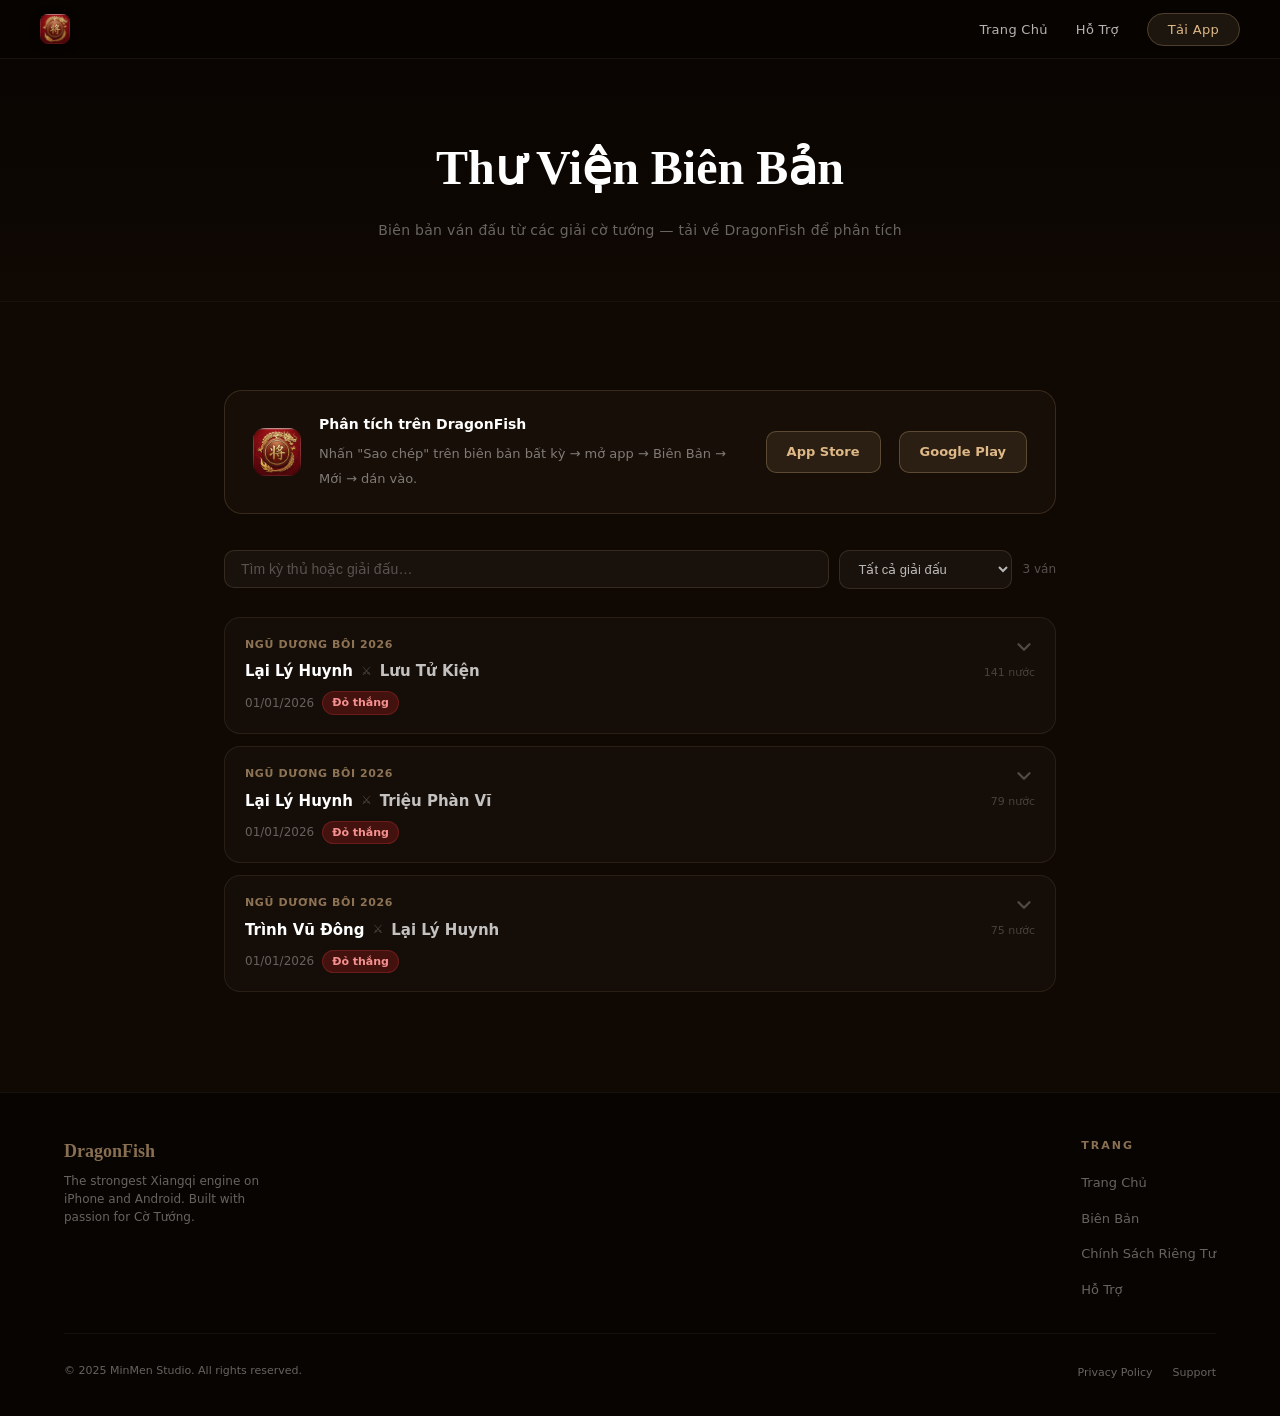
<file: scoresheet.html>
<!DOCTYPE html>
<html lang="vi">
<head>
  <meta charset="UTF-8" />
  <meta name="viewport" content="width=device-width, initial-scale=1.0" />
  <title>Thư Viện Biên Bản — DragonFish</title>
  <meta name="description" content="Tải biên bản ván cờ tướng về DragonFish. Kho biên bản từ các giải đấu lớn." />
  <meta name="theme-color" content="#0f0803" />
  <link rel="icon" type="image/png" href="assets/icon/AppIcon-1024.png" />
  <link rel="stylesheet" href="assets/css/style.css" />
  <style>
    /* ── Score-sheet page specific styles ── */

    .ss-search-bar {
      max-width: 900px;
      margin: 0 auto 28px;
      display: flex;
      gap: 10px;
      flex-wrap: wrap;
      align-items: center;
    }

    .ss-search-input {
      flex: 1;
      min-width: 200px;
      padding: 10px 16px;
      border-radius: 10px;
      border: 1px solid rgba(222,184,135,0.15);
      background: rgba(255,255,255,0.04);
      color: #fff;
      font-size: 14px;
      outline: none;
      transition: border-color 0.2s;
    }
    .ss-search-input::placeholder { color: rgba(255,255,255,0.28); }
    .ss-search-input:focus { border-color: rgba(222,184,135,0.40); }

    .ss-filter-select {
      padding: 10px 14px;
      border-radius: 10px;
      border: 1px solid rgba(222,184,135,0.15);
      background: rgba(255,255,255,0.04);
      color: rgba(255,255,255,0.70);
      font-size: 13px;
      outline: none;
      cursor: pointer;
    }
    .ss-filter-select option { background: #1a0c04; }

    .ss-count {
      font-size: 12px;
      color: rgba(255,255,255,0.30);
      margin-left: auto;
    }

    /* ── Card grid ── */
    .ss-grid {
      max-width: 900px;
      margin: 0 auto;
      display: flex;
      flex-direction: column;
      gap: 12px;
    }

    .ss-card {
      border: 1px solid rgba(222,184,135,0.10);
      border-radius: 16px;
      background: rgba(255,255,255,0.025);
      overflow: hidden;
      transition: border-color 0.2s;
    }
    .ss-card:hover { border-color: rgba(222,184,135,0.22); }

    .ss-card-header {
      padding: 18px 20px;
      cursor: pointer;
      display: grid;
      grid-template-columns: 1fr auto;
      gap: 8px 16px;
      align-items: start;
      user-select: none;
    }

    .ss-tournament {
      font-size: 11px;
      font-weight: 600;
      color: var(--gold-dim);
      letter-spacing: 0.6px;
      text-transform: uppercase;
      margin-bottom: 6px;
    }

    .ss-round {
      display: inline-block;
      margin-left: 8px;
      font-size: 10px;
      font-weight: 500;
      color: rgba(255,255,255,0.35);
      background: rgba(255,255,255,0.06);
      padding: 1px 7px;
      border-radius: 99px;
      letter-spacing: 0;
      text-transform: none;
      vertical-align: middle;
    }

    .ss-players {
      display: flex;
      align-items: center;
      gap: 8px;
      flex-wrap: wrap;
    }
    .ss-player-red  { font-size: 15px; font-weight: 600; color: #fff; }
    .ss-player-vs   { font-size: 12px; color: rgba(255,255,255,0.25); }
    .ss-player-black { font-size: 15px; font-weight: 600; color: rgba(255,255,255,0.75); }

    .ss-meta {
      display: flex;
      align-items: center;
      gap: 8px;
      margin-top: 8px;
      flex-wrap: wrap;
    }

    .ss-date {
      font-size: 12px;
      color: rgba(255,255,255,0.35);
    }

    .ss-result {
      font-size: 11px;
      font-weight: 600;
      padding: 2px 9px;
      border-radius: 99px;
    }
    .ss-result-red   { background: rgba(180,30,30,0.30); color: #f59090; border: 1px solid rgba(200,50,50,0.30); }
    .ss-result-black { background: rgba(50,50,80,0.40);  color: #9ab0d8; border: 1px solid rgba(80,80,140,0.35); }
    .ss-result-draw  { background: rgba(100,80,20,0.35); color: #ddc96e; border: 1px solid rgba(160,130,40,0.30); }

    /* right column: chevron + move count */
    .ss-card-right {
      display: flex;
      flex-direction: column;
      align-items: flex-end;
      gap: 6px;
    }
    .ss-chevron {
      width: 22px; height: 22px;
      color: rgba(255,255,255,0.25);
      transition: transform 0.25s, color 0.2s;
      flex-shrink: 0;
    }
    .ss-card.open .ss-chevron { transform: rotate(180deg); color: var(--gold-dim); }
    .ss-move-count {
      font-size: 11px;
      color: rgba(255,255,255,0.22);
    }

    /* ── Notation body (collapsed by default) ── */
    .ss-card-body {
      display: none;
      border-top: 1px solid rgba(222,184,135,0.08);
    }
    .ss-card.open .ss-card-body { display: block; }

    .ss-notation-wrap {
      padding: 16px 20px 6px;
      display: flex;
      gap: 10px;
      align-items: flex-start;
    }

    .ss-notation {
      flex: 1;
      font-family: 'SF Mono', 'Fira Code', 'Menlo', monospace;
      font-size: 12.5px;
      color: rgba(255,255,255,0.72);
      line-height: 1.9;
      white-space: pre-wrap;
      word-break: break-word;
      background: rgba(0,0,0,0.25);
      border-radius: 10px;
      padding: 14px 16px;
    }

    .ss-notation-actions {
      display: flex;
      flex-direction: column;
      gap: 8px;
      flex-shrink: 0;
    }

    .ss-btn {
      display: flex;
      align-items: center;
      gap: 6px;
      padding: 8px 13px;
      border-radius: 9px;
      font-size: 12px;
      font-weight: 600;
      cursor: pointer;
      border: 1px solid transparent;
      transition: background 0.18s, border-color 0.18s;
      text-decoration: none;
      white-space: nowrap;
      background: none;
      color: inherit;
    }

    .ss-btn-copy {
      background: rgba(222,184,135,0.10);
      border-color: rgba(222,184,135,0.22);
      color: var(--gold);
    }
    .ss-btn-copy:hover { background: rgba(222,184,135,0.20); border-color: rgba(222,184,135,0.38); }
    .ss-btn-copy.copied { background: rgba(50,150,80,0.20); border-color: rgba(50,180,80,0.35); color: #70d490; }

    .ss-btn-dl {
      background: rgba(255,255,255,0.04);
      border-color: rgba(255,255,255,0.10);
      color: rgba(255,255,255,0.55);
    }
    .ss-btn-dl:hover { background: rgba(255,255,255,0.08); border-color: rgba(255,255,255,0.20); color: #fff; }

    .ss-card-footer {
      padding: 12px 20px 14px;
      font-size: 11.5px;
      color: rgba(255,255,255,0.28);
      display: flex;
      align-items: center;
      gap: 6px;
    }

    /* ── Empty state ── */
    .ss-empty {
      text-align: center;
      padding: 60px 20px;
      color: rgba(255,255,255,0.30);
      font-size: 14px;
    }

    /* ── App CTA banner ── */
    .ss-app-banner {
      max-width: 900px;
      margin: 40px auto 0;
      padding: 22px 28px;
      border: 1px solid rgba(222,184,135,0.16);
      border-radius: 18px;
      background: rgba(222,184,135,0.04);
      display: flex;
      align-items: center;
      gap: 18px;
      flex-wrap: wrap;
    }
    .ss-app-banner-icon {
      width: 48px; height: 48px;
      border-radius: 12px;
      flex-shrink: 0;
    }
    .ss-app-banner-text { flex: 1; min-width: 180px; }
    .ss-app-banner-text strong { display: block; color: #fff; font-size: 14px; margin-bottom: 4px; }
    .ss-app-banner-text span { font-size: 13px; color: rgba(255,255,255,0.45); }
    .ss-app-banner a {
      display: inline-block;
      padding: 10px 20px;
      border-radius: 10px;
      background: var(--gold-faint);
      border: 1px solid rgba(222,184,135,0.28);
      color: var(--gold);
      font-size: 13px;
      font-weight: 600;
      text-decoration: none;
      white-space: nowrap;
      transition: background 0.18s;
    }
    .ss-app-banner a:hover { background: rgba(222,184,135,0.15); text-decoration: none; }

    /* ── Page content wrapper ── */
    .ss-content {
      max-width: 960px;
      margin: 0 auto;
      padding: 48px 5% 100px;
    }

    @media (max-width: 600px) {
      .ss-notation-wrap { flex-direction: column; }
      .ss-notation-actions { flex-direction: row; flex-wrap: wrap; }
      .ss-card-header { grid-template-columns: 1fr auto; }
    }
  </style>
</head>
<body data-page="scoresheet">

<!-- ====== NAVBAR ====== -->
<nav class="nav">
  <a href="index.html" class="nav-brand">
    <img src="assets/icon/AppIcon-1024.png" alt="DragonFish icon" />
  </a>
  <ul class="nav-links">
    <li class="nav-hide-sm"><a href="index.html">Trang Chủ</a></li>
    <li class="nav-hide-sm"><a href="support.html">Hỗ Trợ</a></li>
    <li><a href="index.html#download" class="nav-cta">Tải App</a></li>
  </ul>
</nav>

<!-- ====== PAGE HERO ====== -->
<div class="page-hero">
  <h1>Thư Viện Biên Bản</h1>
  <p>Biên bản ván đấu từ các giải cờ tướng — tải về DragonFish để phân tích</p>
</div>

<!-- ====== CONTENT ====== -->
<div class="ss-content">

  <!-- App banner -->
  <div class="ss-app-banner">
    <img src="assets/icon/AppIcon-1024.png" alt="DragonFish" class="ss-app-banner-icon" />
    <div class="ss-app-banner-text">
      <strong>Phân tích trên DragonFish</strong>
      <span>Nhấn "Sao chép" trên biên bản bất kỳ → mở app → Biên Bản → Mới → dán vào.</span>
    </div>
    <a href="https://apps.apple.com/us/app/dragonfish/id6761652260" target="_blank" rel="noopener">
      App Store
    </a>
    <a href="https://play.google.com/store/apps/details?id=com.minmenstudio.cotuong" target="_blank" rel="noopener">
      Google Play
    </a>
  </div>

  <!-- Search + filter -->
  <div class="ss-search-bar" style="margin-top:36px;">
    <input class="ss-search-input" id="ss-search"
           type="search" placeholder="Tìm kỳ thủ hoặc giải đấu…" autocomplete="off" />
    <select class="ss-filter-select" id="ss-filter-tournament">
      <option value="">Tất cả giải đấu</option>
    </select>
    <span class="ss-count" id="ss-count"></span>
  </div>

  <!-- Cards -->
  <div class="ss-grid" id="ss-grid"></div>

</div>

<!-- ====== FOOTER ====== -->
<footer>
  <div class="footer-inner">
    <div class="footer-top">
      <div class="footer-brand-col">
        <div class="footer-logo">DragonFish</div>
        <p>The strongest Xiangqi engine on iPhone and Android. Built with passion for Cờ Tướng.</p>
      </div>
      <nav class="footer-nav" aria-label="Footer navigation">
        <h4>Trang</h4>
        <ul>
          <li><a href="index.html">Trang Chủ</a></li>
          <li><a href="scoresheet.html">Biên Bản</a></li>
          <li><a href="privacy.html">Chính Sách Riêng Tư</a></li>
          <li><a href="support.html">Hỗ Trợ</a></li>
        </ul>
      </nav>
    </div>
    <div class="footer-bottom">
      <span class="footer-copy">&copy; 2025 MinMen Studio. All rights reserved.</span>
      <ul class="footer-legal">
        <li><a href="privacy.html">Privacy Policy</a></li>
        <li><a href="support.html">Support</a></li>
      </ul>
    </div>
  </div>
</footer>

<script>
// ╔══════════════════════════════════════════════════════════════╗
// ║  DANH SÁCH BIÊN BẢN — thêm ván mới vào mảng GAMES bên dưới ║
// ║                                                              ║
// ║  Mỗi ván là một object {}. Các trường:                       ║
// ║    tournament : tên giải đấu (string)                        ║
// ║    round      : vòng đấu, tuỳ chọn (string hoặc bỏ qua)     ║
// ║    red        : tên kỳ thủ cầm quân đỏ                       ║
// ║    black      : tên kỳ thủ cầm quân đen                      ║
// ║    date       : ngày tháng "YYYY-MM-DD"                      ║
// ║    result     : "red" | "black" | "draw"                     ║
// ║    notation   : biên bản (dùng backtick `...`)               ║
// ║                 Dòng 1 là tiêu đề, tiếp theo là các nước đi  ║
// ╚══════════════════════════════════════════════════════════════╝

const GAMES = [

  // ── Thêm ván mới ở ĐÂY (sao chép khối {} bên dưới làm mẫu) ──

  {
    tournament: "Ngũ Dương Bôi 2026",
    round: "",
    red: "Lại Lý Huynh",
    black: "Lưu Tử Kiện",
    date: "2026-01-01",
    result: "red",
    notation: `Lại Lý Huynh thắng Lưu Tử Kiện - Ngũ Dương Bôi
1. P2-6 P2-7
2. M2.3 M8.9
3. C7.1 M2.3
4. M8.7 X1-2
5. X9-8 X2.6
6. P8-9 X2-3
7. X8.2 X9-8
8. P9/1 P7.4
9. P9-7 X3-2
10. X8.1 P7-2
11. M7.6 P2-3
12. P7-5 P8-7
13. M3.4 V7.5
14. M6.5 M3.5
15. P5.5 S6.5
16. S4.5 C7.1
17. C1.1 C7.1
18. M4.6 P3-2
19. C1.1 C9.1
20. X1.5 M9.7
21. X1-4 X8-6
22. X4-2 P2/4
23. P6-4 C7.1
24. X2.1 M7.5
25. C5.1 M5.7
26. X2/2 C7.1
27. P4-8 M7/6
28. V3.5 C7.1
29. P8/1 P7-9
30. P8-3 M6/8
31. X2.2 X6.4
32. P3-2 M8/6
33. M6.4 M6.5
34. C5.1 X6-7
35. C5.1 P9-6
36. C5.1 V3.5
37. M4/5 X7-5
38. M5/4 C3.1
39. M4.3 X5-4
40. X2-5 X4-8
41. P2-1 P2.3
42. C7.1 V5.3
43. M3.2 P6/1
44. S5/4 P2/3
45. P1-8 V3/1
46. P8.3 V1/3
47. X5-9 P2-5
48. S6.5 P5.3
49. X9-5 P5-8
50. M2.4 X8/2
51. M4/6 P8-4
52. X5-4 X8-4
53. P8/2 P6.1
54. V5/3 P4/1
55. P8-5 T5-6
56. P5-4 T6-5
57. P4-5 T5-6
58. P5.3 P4.2
59. P5/2 P4-2
60. V7.5 P2/5
61. C9.1 P6/1
62. C9.1 X4-3
63. C9-8 X3.1
64. X4-2 P6-8
65. P5-4 X3.3
66. P4.2 T6-5
67. P4-5 T5-6
68. P5-4 T6-5
69. P4-7 V3.5
70. P7/1 X3-4
71. M6/4`
  },

  {
    tournament: "Ngũ Dương Bôi 2026",
    round: "",
    red: "Lại Lý Huynh",
    black: "Triệu Phàn Vĩ",
    date: "2026-01-01",
    result: "red",
    notation: `Lại Lý Huynh thắng Triệu Phàn Vĩ
1. P2-6 C7.1
2. M2.3 M8.7
3. X1-2 X9-8
4. X2.4 P8-9
5. X2-4 P2-4
6. M8.9 M2.3
7. C9.1 C3.1
8. M9.8 V7.5
9. X9.1 X1.1
10. P6.4 S6.5
11. P6-7 X8-6
12. C3.1 C7.1
13. X4-3 M7.6
14. C7.1 V3.1
15. C7.1 V1.3
16. M3.4 P4/1
17. X9-2 M6.4
18. M4.6 M4.2
19. S6.5 P9-6
20. M6.7 P6-3
21. M8.6 P4.2
22. X3-8 P3-4
23. X8/1 Ps.2
24. P7-5 Pt-6
25. X8.4 P4-3
26. X8-7 X1-2
27. P8-4 P3.6
28. P4.7 P3/7
29. X2.8 P6/3
30. P4-6 P6/1
31. P6-4 X2.8
32. S5/6 T5-4
33. P4/7 T4.1
34. P4-6 X2/3
35. C5.1 P3-1
36. X2/4 P1.3
37. X2-6 S5.4
38. X6-7 X2-4
39. X7.3 T4/1
40. S6.5`
  },

  {
    tournament: "Ngũ Dương Bôi 2026",
    round: "",
    red: "Trình Vũ Đông",
    black: "Lại Lý Huynh",
    date: "2026-01-01",
    result: "red",
    notation: `Trình Vũ Đông thắng Lại Lý Huynh - Ngũ Dương Bôi
1. C7.1 P2-3
2. P2-5 V7.5
3. M8.9 M2.1
4. X9-8 X1.1
5. C9.1 X1-4
6. M2.3 S6.5
7. M9.8 C7.1
8. M8.9 P3/1
9. P8.6 X4.1
10. X1-2 P8-7
11. X2.4 P7.4
12. V3.1 M8.7
13. C9.1 X9-6
14. S4.5 X6.4
15. C9-8 X4.6
16. P5-9 M1/2
17. P9.3 X6.4
18. X8.2 M7.6
19. P9-4 X6/4
20. C8.1 X4/5
21. C8.1 C3.1
22. C8-7 P3-4
23. Ct.1 P4-2
24. M9.8 X4.1
25. X2.5 S5/6
26. Cs.1 X4.2
27. Cs.1 S4.5
28. X2/6 C7.1
29. X8.2 X6.2
30. V7.5 C7-6
31. X2.3 X6.2
32. Cs.1 X6-7
33. Ct.1 X7/1
34. X2-5 P7/5
35. X5.1 P7-2
36. X8.4 X7-5
37. Cs.1 X5/1
38. Ct-6`
  },

]; // ← fim do array (não mover)

// ───────── rendering (não é necessário editar abaixo) ─────────

function resultLabel(r) {
  if (r === "red")   return { text: "Đỏ thắng",  cls: "ss-result-red" };
  if (r === "black") return { text: "Đen thắng", cls: "ss-result-black" };
  return { text: "Hòa", cls: "ss-result-draw" };
}

function moveCount(notation) {
  const lines = notation.split("\n").filter(l => /^\d+\./.test(l.trim()));
  if (!lines.length) return "";
  const last = lines[lines.length - 1].trim();
  const n = parseInt(last);
  const halves = last.replace(/^\d+\.\s*/, "").trim().split(/\s+/).filter(Boolean).length;
  return (n - 1) * 2 + halves + " nước";
}

function formatDate(d) {
  if (!d) return "";
  const [y, m, day] = d.split("-");
  return `${day}/${m}/${y}`;
}

function buildCard(game, idx) {
  const rl = resultLabel(game.result);
  const mc = moveCount(game.notation);
  const roundBadge = game.round
    ? `<span class="ss-round">${game.round}</span>` : "";

  return `
<div class="ss-card" id="card-${idx}">
  <div class="ss-card-header" onclick="toggleCard(${idx})">
    <div>
      <div class="ss-tournament">${game.tournament}${roundBadge}</div>
      <div class="ss-players">
        <span class="ss-player-red">${game.red}</span>
        <span class="ss-player-vs">⚔</span>
        <span class="ss-player-black">${game.black}</span>
      </div>
      <div class="ss-meta">
        <span class="ss-date">${formatDate(game.date)}</span>
        <span class="ss-result ${rl.cls}">${rl.text}</span>
      </div>
    </div>
    <div class="ss-card-right">
      <svg class="ss-chevron" viewBox="0 0 24 24" fill="none"
           stroke="currentColor" stroke-width="2.5" stroke-linecap="round" stroke-linejoin="round">
        <polyline points="6 9 12 15 18 9"/>
      </svg>
      <span class="ss-move-count">${mc}</span>
    </div>
  </div>
  <div class="ss-card-body">
    <div class="ss-notation-wrap">
      <pre class="ss-notation" id="notation-${idx}">${escHtml(game.notation)}</pre>
      <div class="ss-notation-actions">
        <button class="ss-btn ss-btn-copy" onclick="copyNotation(${idx}, this)">
          <svg width="13" height="13" viewBox="0 0 24 24" fill="none" stroke="currentColor" stroke-width="2" stroke-linecap="round" stroke-linejoin="round">
            <rect x="9" y="9" width="13" height="13" rx="2" ry="2"></rect>
            <path d="M5 15H4a2 2 0 0 1-2-2V4a2 2 0 0 1 2-2h9a2 2 0 0 1 2 2v1"></path>
          </svg>
          Sao chép
        </button>
        <button class="ss-btn ss-btn-dl" onclick="downloadNotation(${idx})">
          <svg width="13" height="13" viewBox="0 0 24 24" fill="none" stroke="currentColor" stroke-width="2" stroke-linecap="round" stroke-linejoin="round">
            <path d="M21 15v4a2 2 0 0 1-2 2H5a2 2 0 0 1-2-2v-4"></path>
            <polyline points="7 10 12 15 17 10"></polyline>
            <line x1="12" y1="15" x2="12" y2="3"></line>
          </svg>
          Tải .txt
        </button>
      </div>
    </div>
    <div class="ss-card-footer">
      <svg width="11" height="11" viewBox="0 0 24 24" fill="none" stroke="currentColor" stroke-width="2" stroke-linecap="round" stroke-linejoin="round">
        <circle cx="12" cy="12" r="10"></circle>
        <line x1="12" y1="8" x2="12" y2="12"></line>
        <line x1="12" y1="16" x2="12.01" y2="16"></line>
      </svg>
      Để dùng trong app: Sao chép → DragonFish → Biên Bản → Mới → Dán → Phân Tích
    </div>
  </div>
</div>`;
}

function escHtml(str) {
  return str.replace(/&/g,"&amp;").replace(/</g,"&lt;").replace(/>/g,"&gt;");
}

function toggleCard(idx) {
  const card = document.getElementById("card-" + idx);
  card.classList.toggle("open");
}

function copyNotation(idx, btn) {
  const text = GAMES[idx].notation;
  navigator.clipboard.writeText(text).then(() => {
    btn.classList.add("copied");
    btn.innerHTML = btn.innerHTML.replace("Sao chép", "Đã sao chép!");
    setTimeout(() => {
      btn.classList.remove("copied");
      btn.innerHTML = btn.innerHTML.replace("Đã sao chép!", "Sao chép");
    }, 2000);
  });
}

function downloadNotation(idx) {
  const g = GAMES[idx];
  const filename = `${g.red.replace(/\s+/g,"-")}_vs_${g.black.replace(/\s+/g,"-")}_${g.date}.txt`;
  const blob = new Blob([g.notation], { type: "text/plain;charset=utf-8" });
  const url  = URL.createObjectURL(blob);
  const a    = document.createElement("a");
  a.href = url; a.download = filename; a.click();
  URL.revokeObjectURL(url);
}

// ── Search & filter ──

function getFilteredGames(query, tournament) {
  const q = query.toLowerCase();
  return GAMES
    .map((g, i) => ({ g, i }))
    .filter(({ g }) => {
      const matchTour = !tournament || g.tournament === tournament;
      const matchQ    = !q
        || g.red.toLowerCase().includes(q)
        || g.black.toLowerCase().includes(q)
        || g.tournament.toLowerCase().includes(q)
        || (g.round || "").toLowerCase().includes(q);
      return matchTour && matchQ;
    })
    .sort((a, b) => (b.g.date || "").localeCompare(a.g.date || ""));
}

function render() {
  const q = document.getElementById("ss-search").value;
  const t = document.getElementById("ss-filter-tournament").value;
  const filtered = getFilteredGames(q, t);
  const grid = document.getElementById("ss-grid");
  const countEl = document.getElementById("ss-count");

  if (!filtered.length) {
    grid.innerHTML = '<div class="ss-empty">Không tìm thấy biên bản nào.</div>';
    countEl.textContent = "0 ván";
    return;
  }

  grid.innerHTML = filtered.map(({ g, i }) => buildCard(g, i)).join("");
  countEl.textContent = `${filtered.length} ván`;
}

function populateTournamentFilter() {
  const sel  = document.getElementById("ss-filter-tournament");
  const seen = new Set();
  GAMES.forEach(g => {
    if (!seen.has(g.tournament)) {
      seen.add(g.tournament);
      const opt = document.createElement("option");
      opt.value = g.tournament;
      opt.textContent = g.tournament;
      sel.appendChild(opt);
    }
  });
}

document.addEventListener("DOMContentLoaded", () => {
  populateTournamentFilter();
  render();
  document.getElementById("ss-search").addEventListener("input", render);
  document.getElementById("ss-filter-tournament").addEventListener("change", render);
});
</script>
</body>
</html>
</file>
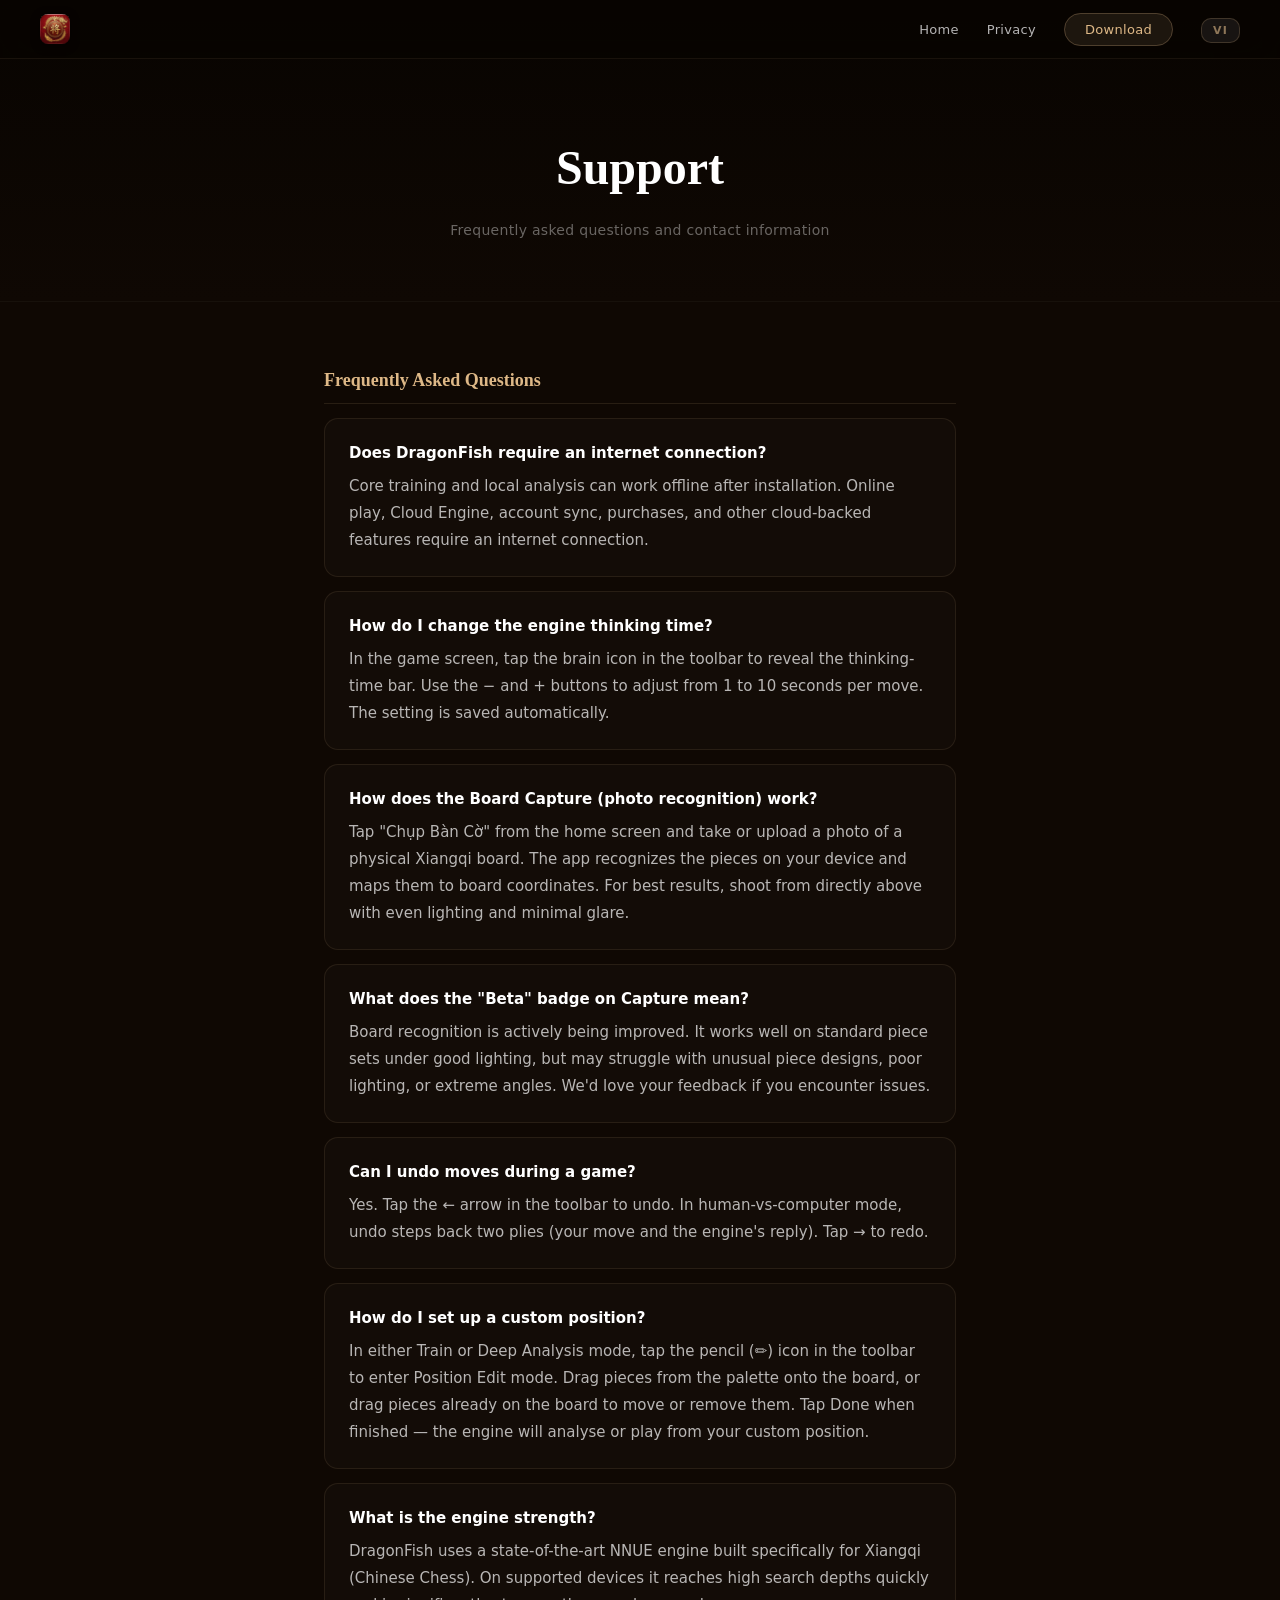
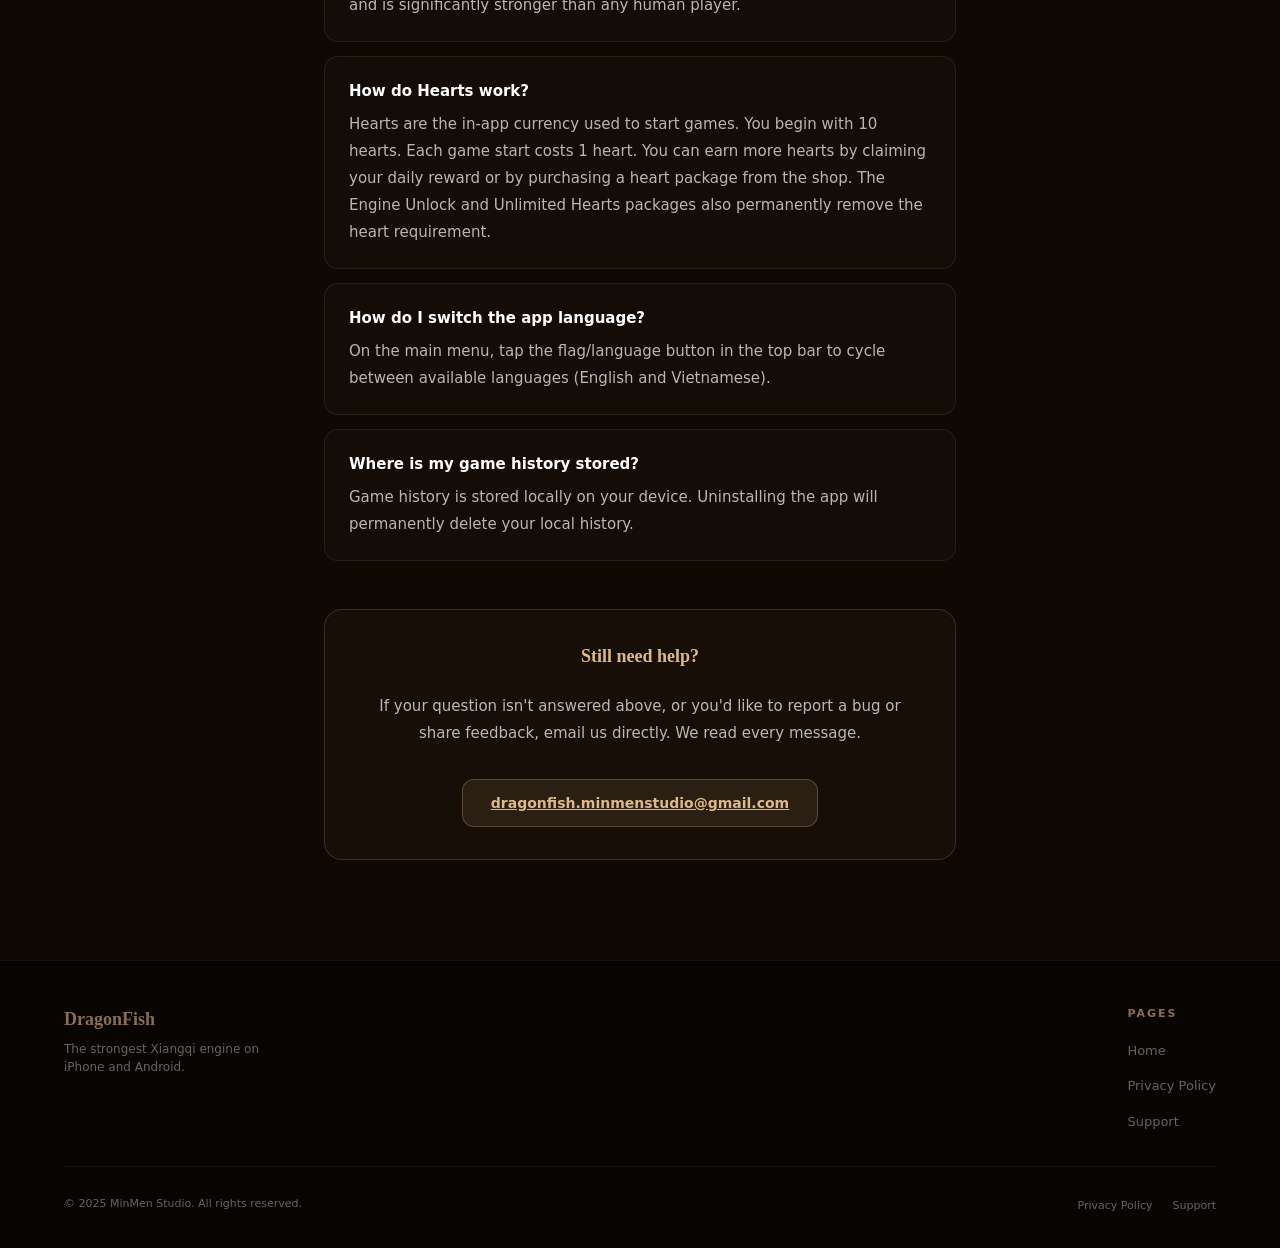
<file: support.html>
<!DOCTYPE html>
<html lang="en">
<head>
  <meta charset="UTF-8" />
  <meta name="viewport" content="width=device-width, initial-scale=1.0" />
  <title>Support — DragonFish</title>
  <meta name="description" content="Support and FAQ for DragonFish — Xiangqi Engine iOS app." />
  <meta name="theme-color" content="#0f0803" />
  <link rel="icon" type="image/png" href="assets/icon/AppIcon-1024.png" />
  <link rel="stylesheet" href="assets/css/style.css" />
</head>
<body data-page="support">

<!-- ====== NAVBAR ====== -->
<nav class="nav">
  <a href="index.html" class="nav-brand">
    <img src="assets/icon/AppIcon-1024.png" alt="DragonFish icon" />
  </a>
  <ul class="nav-links">
    <li class="nav-hide-sm"><a href="index.html" data-i18n="nav.home">Home</a></li>
    <li class="nav-hide-sm"><a href="privacy.html" data-i18n="nav.privacy">Privacy</a></li>
    <li><a href="index.html#download" class="nav-cta" data-i18n="nav.download">Download</a></li>
    <li><button class="lang-toggle" id="lang-toggle" aria-label="Switch language">VI</button></li>
  </ul>
</nav>

<!-- ====== PAGE HERO ====== -->
<div class="page-hero">
  <h1 data-i18n="support.hero.title">Support</h1>
  <p data-i18n="support.hero.sub">Frequently asked questions and contact information</p>
</div>

<!-- ====== CONTENT ====== -->
<div class="page-content">

  <h2 data-i18n="faq.section.title">Frequently Asked Questions</h2>

  <div class="faq-item">
    <div class="faq-q" data-i18n="faq.1.q">Does DragonFish require an internet connection?</div>
    <p class="faq-a" data-i18n="faq.1.a">
      Core training and local analysis can work offline after installation.
      Online play, Cloud Engine, account sync, purchases, and other cloud-backed
      features require an internet connection.
    </p>
  </div>

  <div class="faq-item">
    <div class="faq-q" data-i18n="faq.2.q">How do I change the engine thinking time?</div>
    <p class="faq-a" data-i18n="faq.2.a">
      In the game screen, tap the brain icon in the toolbar to reveal the thinking-time
      bar. Use the − and + buttons to adjust from 1 to 10 seconds per move. The setting
      is saved automatically.
    </p>
  </div>

  <div class="faq-item">
    <div class="faq-q" data-i18n="faq.3.q">How does the Board Capture (photo recognition) work?</div>
    <p class="faq-a" data-i18n="faq.3.a">
      Tap "Chụp Bàn Cờ" from the home screen and take or upload a photo of a physical
      Xiangqi board. The app recognizes the pieces on your device and maps them to
      board coordinates. For best results, shoot from directly above with even lighting
      and minimal glare.
    </p>
  </div>

  <div class="faq-item">
    <div class="faq-q" data-i18n="faq.4.q">What does the "Beta" badge on Capture mean?</div>
    <p class="faq-a" data-i18n="faq.4.a">
      Board recognition is actively being improved. It works well on standard piece sets
      under good lighting, but may struggle with unusual piece designs, poor lighting,
      or extreme angles. We'd love your feedback if you encounter issues.
    </p>
  </div>

  <div class="faq-item">
    <div class="faq-q" data-i18n="faq.5.q">Can I undo moves during a game?</div>
    <p class="faq-a" data-i18n="faq.5.a">
      Yes. Tap the ← arrow in the toolbar to undo. In human-vs-computer mode, undo
      steps back two plies (your move and the engine's reply). Tap → to redo.
    </p>
  </div>

  <div class="faq-item">
    <div class="faq-q" data-i18n="faq.6.q">How do I set up a custom position?</div>
    <p class="faq-a" data-i18n="faq.6.a">
      In either Train or Deep Analysis mode, tap the pencil (✏) icon in the toolbar
      to enter Position Edit mode. Drag pieces from the palette onto the board,
      or drag pieces already on the board to move or remove them. Tap Done when
      finished — the engine will analyse or play from your custom position.
    </p>
  </div>

  <div class="faq-item">
    <div class="faq-q" data-i18n="faq.7.q">What is the engine strength?</div>
    <p class="faq-a" data-i18n="faq.7.a">
      DragonFish uses a state-of-the-art NNUE engine built specifically for Xiangqi (Chinese Chess).
      On supported devices it reaches high search depths quickly and is
      significantly stronger than any human player.
    </p>
  </div>

  <div class="faq-item">
    <div class="faq-q" data-i18n="faq.8.q">How do Hearts work?</div>
    <p class="faq-a" data-i18n="faq.8.a">
      Hearts are the in-app currency used to start games. You begin with 10 hearts.
      Each game start costs 1 heart. You can earn more hearts by claiming your daily reward
      or by purchasing a heart package from the shop. The Engine Unlock and Unlimited Hearts
      packages also permanently remove the heart requirement.
    </p>
  </div>

  <div class="faq-item">
    <div class="faq-q" data-i18n="faq.9.q">How do I switch the app language?</div>
    <p class="faq-a" data-i18n="faq.9.a">
      On the main menu, tap the flag/language button in the top bar to cycle between
      available languages (English and Vietnamese).
    </p>
  </div>

  <div class="faq-item">
    <div class="faq-q" data-i18n="faq.10.q">Where is my game history stored?</div>
    <p class="faq-a" data-i18n="faq.10.a">
      Game history is stored locally on your device. Uninstalling the app will
      permanently delete your local history.
    </p>
  </div>

  <!-- Contact -->
  <div class="contact-box" id="contact">
    <h2 data-i18n="contact.title">Still need help?</h2>
    <p data-i18n="contact.p">
      If your question isn't answered above, or you'd like to report a bug or
      share feedback, email us directly. We read every message.
    </p>
    <a href="mailto:dragonfish.minmenstudio@gmail.com" class="btn-contact">
      dragonfish.minmenstudio@gmail.com
    </a>
  </div>

</div>

<!-- ====== FOOTER ====== -->
<footer>
  <div class="footer-inner">
    <div class="footer-top">
      <div class="footer-brand-col">
        <div class="footer-logo">DragonFish</div>
        <p data-i18n="footer.desc.short">The strongest Xiangqi engine on iPhone and Android.</p>
      </div>
      <nav class="footer-nav" aria-label="Footer navigation">
        <h4 data-i18n="footer.pages">Pages</h4>
        <ul>
          <li><a href="index.html" data-i18n="nav.home">Home</a></li>
          <li><a href="privacy.html" data-i18n="footer.privacy">Privacy Policy</a></li>
          <li><a href="support.html" data-i18n="footer.support">Support</a></li>
        </ul>
      </nav>
    </div>
    <div class="footer-bottom">
      <span class="footer-copy" data-i18n="footer.copy">&copy; 2025 MinMen Studio. All rights reserved.</span>
      <ul class="footer-legal">
        <li><a href="privacy.html" data-i18n="footer.privacy">Privacy Policy</a></li>
        <li><a href="support.html" data-i18n="footer.support">Support</a></li>
      </ul>
    </div>
  </div>
</footer>

<script src="assets/js/i18n.js"></script>
</body>
</html>
</file>
<file: assets/css/style.css>
/* ============================================================
   DragonFish — Shared Stylesheet
   dragonfishvn.github.io
   ============================================================ */

/* ----- Reset & Box Model ----- */
*, *::before, *::after { box-sizing: border-box; margin: 0; padding: 0; }
img, video { max-width: 100%; display: block; }
a { color: inherit; }

/* ----- Design Tokens ----- */
:root {
  --bg0:  #080401;
  --bg1:  #0f0803;
  --bg2:  #1a0c04;
  --bg3:  #241208;

  --gold:        #deb887;
  --gold-bright: #f5d28a;
  --gold-dim:    rgba(222,184,135,0.60);
  --gold-faint:  rgba(222,184,135,0.10);
  --red:         #9a1f1f;
  --red-glow:    rgba(154,31,31,0.15);

  --white:    #ffffff;
  --text-mid: rgba(255,255,255,0.70);
  --text-dim: rgba(255,255,255,0.38);

  --radius-card: 22px;
  --shadow-xl: 0 32px 80px rgba(0,0,0,0.70);
}

/* ----- Base ----- */
html { scroll-behavior: smooth; }

body {
  background: var(--bg1);
  color: var(--white);
  font-family: -apple-system, BlinkMacSystemFont, 'Segoe UI', system-ui, sans-serif;
  line-height: 1.6;
  overflow-x: hidden;
}

/* ----- Fonts ----- */
@import url('https://fonts.googleapis.com/css2?family=Cinzel:wght@400;700;900&display=swap');

.serif { font-family: 'Cinzel', 'Palatino Linotype', Georgia, serif; }

/* ============================================================
   NAVBAR
   ============================================================ */
.nav {
  position: fixed; top: 0; left: 0; right: 0; z-index: 200;
  display: flex; align-items: center; justify-content: space-between;
  padding: 14px 40px;
  background: rgba(8,4,1,0.80);
  backdrop-filter: blur(24px);
  -webkit-backdrop-filter: blur(24px);
  border-bottom: 1px solid rgba(222,184,135,0.08);
}

.nav-brand {
  display: flex; align-items: center; gap: 10px;
  text-decoration: none;
}

.nav-brand img {
  width: 30px; height: 30px;
  border-radius: 8px;
  box-shadow: 0 2px 8px rgba(0,0,0,0.5);
}

.nav-brand-name {
  font-family: 'Cinzel', Georgia, serif;
  font-size: 17px; font-weight: 700;
  color: var(--white);
  letter-spacing: 0.02em;
}

.nav-links {
  display: flex; align-items: center; gap: 28px;
  list-style: none;
}

.nav-links a {
  text-decoration: none;
  font-size: 13px; font-weight: 500;
  color: var(--text-mid);
  transition: color 0.2s;
  letter-spacing: 0.3px;
}

.nav-links a:hover { color: var(--gold); }

.nav-cta {
  padding: 8px 20px;
  background: var(--gold-faint);
  border: 1px solid rgba(222,184,135,0.25);
  border-radius: 20px;
  font-size: 13px; font-weight: 600;
  color: var(--gold) !important;
  transition: background 0.2s, border-color 0.2s !important;
}

.nav-cta:hover {
  background: rgba(222,184,135,0.18) !important;
  border-color: rgba(222,184,135,0.45) !important;
}

/* ============================================================
   HERO
   ============================================================ */
.hero {
  min-height: 100vh;
  display: flex; align-items: center;
  padding: 110px 5% 80px;
  position: relative; overflow: hidden;
}

/* Ambient glows — matches app background */
.hero-glow-red {
  position: absolute; top: -180px; left: -120px;
  width: 640px; height: 640px;
  background: radial-gradient(circle, rgba(154,31,31,0.09) 0%, transparent 68%);
  pointer-events: none;
}

.hero-glow-gold {
  position: absolute; bottom: -120px; right: -60px;
  width: 520px; height: 520px;
  background: radial-gradient(circle, rgba(222,184,135,0.06) 0%, transparent 68%);
  pointer-events: none;
}

.hero-inner {
  max-width: 1160px; margin: 0 auto; width: 100%;
  display: flex; align-items: center; gap: 80px;
}

/* ----- Hero Content ----- */
.hero-content { flex: 1; min-width: 0; }

.hero-icon {
  width: 90px; height: 90px;
  border-radius: 22px;
  box-shadow:
    0 12px 36px rgba(0,0,0,0.55),
    0 0 0 1px rgba(222,184,135,0.18);
  margin-bottom: 28px;
}

.hero-title {
  font-family: 'Cinzel', Georgia, serif;
  font-size: clamp(50px, 7.5vw, 82px);
  font-weight: 900;
  line-height: 1;
  color: var(--white);
  margin-bottom: 10px;
  letter-spacing: -0.01em;
}

.hero-tagline {
  font-size: 13px; font-weight: 600;
  letter-spacing: 2.5px; text-transform: uppercase;
  color: var(--gold-dim);
  margin-bottom: 6px;
}

/* Ornate divider — mirrors app's diamond + lines */
.divider {
  display: flex; align-items: center; gap: 10px;
  max-width: 220px;
  margin: 22px 0 28px;
}

.divider-line {
  flex: 1; height: 1px;
  background: linear-gradient(to right, transparent, var(--red), transparent);
}

.divider-diamond {
  width: 6px; height: 6px;
  background: var(--gold-dim);
  transform: rotate(45deg);
  flex-shrink: 0;
}

.hero-desc {
  font-size: 17px;
  color: var(--text-mid);
  max-width: 460px;
  margin-bottom: 44px;
  line-height: 1.75;
}

/* App Store CTA */
.cta-wrap { display: flex; align-items: center; gap: 16px; flex-wrap: wrap; }

.btn-appstore {
  display: inline-flex; align-items: center; gap: 12px;
  padding: 13px 26px;
  background: linear-gradient(135deg,
    rgba(245,210,138,0.13),
    rgba(199,138,61,0.08));
  border: 1px solid rgba(222,184,135,0.28);
  border-radius: 16px;
  text-decoration: none;
  color: var(--gold);
  font-size: 14px; font-weight: 600;
  transition: all 0.3s;
  cursor: pointer;
}

.btn-appstore:hover {
  background: linear-gradient(135deg,
    rgba(245,210,138,0.20),
    rgba(199,138,61,0.14));
  border-color: rgba(222,184,135,0.48);
  transform: translateY(-2px);
  box-shadow: 0 8px 28px rgba(222,184,135,0.08);
}

.btn-appstore svg { width: 22px; height: 22px; fill: var(--gold); flex-shrink: 0; }

.btn-store-text small {
  display: block; font-size: 10px;
  font-weight: 400; letter-spacing: 0.5px;
  opacity: 0.65;
}

.btn-store-text strong { display: block; font-size: 16px; font-weight: 700; }

.badge-soon {
  display: inline-flex; align-items: center;
  padding: 5px 13px; border-radius: 20px;
  background: rgba(154,31,31,0.25);
  border: 1px solid rgba(154,31,31,0.50);
  font-size: 10px; font-weight: 700;
  letter-spacing: 1.5px; text-transform: uppercase;
  color: #ff9090;
}

/* ----- Phone Mockup ----- */
.hero-mockup {
  flex: 0 0 auto;
  display: flex; justify-content: center;
}

.phone-wrap {
  position: relative;
  animation: float 5s ease-in-out infinite;
}

@keyframes float {
  0%, 100% { transform: translateY(0px); }
  50%       { transform: translateY(-14px); }
}

.phone-frame {
  width: 270px;
  background: #0e0e0e;
  border-radius: 52px;
  padding: 14px;
  position: relative;
  box-shadow:
    0 0 0 2px #282828,
    0 0 0 5px #111,
    0 60px 120px rgba(0,0,0,0.75),
    0 0 80px rgba(222,184,135,0.05);
}

/* Dynamic Island */
.phone-frame::before {
  content: '';
  position: absolute;
  top: 14px; left: 50%; transform: translateX(-50%);
  width: 96px; height: 30px;
  background: #0e0e0e;
  border-radius: 0 0 22px 22px;
  z-index: 2;
}

.phone-screen {
  border-radius: 40px;
  overflow: hidden;
  background: #000;
  /* push content below dynamic island */
  padding-top: 18px;
}

.phone-screen img {
  width: 100%;
  display: block;
}

/* ============================================================
   FEATURES
   ============================================================ */
.features {
  padding: 110px 5%;
  background: linear-gradient(180deg, var(--bg1) 0%, var(--bg2) 100%);
}

.section-header {
  text-align: center;
  margin-bottom: 64px;
}

.section-eyebrow {
  font-size: 11px; font-weight: 600;
  letter-spacing: 3px; text-transform: uppercase;
  color: var(--gold-dim);
  margin-bottom: 12px;
}

.section-title {
  font-family: 'Cinzel', Georgia, serif;
  font-size: clamp(26px, 3.5vw, 42px);
  font-weight: 700; color: var(--white);
}

.features-grid {
  max-width: 1100px; margin: 0 auto;
  display: grid;
  grid-template-columns: repeat(auto-fit, minmax(300px, 1fr));
  gap: 22px;
}

/* ----- Feature Card ----- */
.feature-card {
  border-radius: var(--radius-card);
  overflow: hidden;
  border: 1px solid rgba(255,255,255,0.06);
  transition: transform 0.35s cubic-bezier(0.22,1,0.36,1), box-shadow 0.35s;
}

.feature-card:hover {
  transform: translateY(-8px);
  box-shadow: 0 28px 70px rgba(0,0,0,0.55);
}

.feature-card-body {
  padding: 34px 30px 26px;
  position: relative; overflow: hidden;
}

/* Ambient glow in card top-left */
.feature-card-body::before {
  content: '';
  position: absolute; top: -60px; left: -60px;
  width: 220px; height: 220px;
  border-radius: 50%;
  opacity: 0.18;
  pointer-events: none;
}

.feature-circle {
  width: 70px; height: 70px;
  border-radius: 50%;
  display: flex; align-items: center; justify-content: center;
  font-size: 26px;
  margin-bottom: 20px;
  box-shadow:
    0 8px 24px rgba(0,0,0,0.45),
    inset 0 1px 0 rgba(255,255,255,0.22),
    0 0 0 3px rgba(0,0,0,0.35);
  position: relative; z-index: 1;
}

.feature-card-body h3 {
  font-family: 'Cinzel', Georgia, serif;
  font-size: 20px; font-weight: 700;
  color: var(--white); margin-bottom: 4px;
}

.feature-card-body .feature-sub {
  font-size: 11px; font-weight: 600;
  letter-spacing: 2px; text-transform: uppercase;
  margin-bottom: 12px;
  opacity: 0.55;
}

.feature-card-body p {
  font-size: 14px; color: var(--text-mid); line-height: 1.65;
}

.feature-screenshot-wrap {
  display: flex; justify-content: center;
  padding: 0 32px;
}

.feature-screenshot {
  width: 150px;
  border-radius: 26px 26px 0 0;
  box-shadow: 0 -8px 40px rgba(0,0,0,0.55);
}

/* -- Train (Gold) -- */
.card-train .feature-card-body {
  background: linear-gradient(145deg, #251500, #160b00);
}
.card-train .feature-card-body::before {
  background: radial-gradient(circle, #c78a3d, transparent);
}
.card-train .feature-circle {
  background: radial-gradient(circle at 38% 30%, #f5d28a, #c78a3d 50%, #852e0f);
}
.card-train .feature-sub { color: #f5d28a; }
.card-train .feature-screenshot-wrap {
  background: linear-gradient(180deg, #160b00, var(--bg1));
}

/* -- Capture (Teal) -- */
.card-capture .feature-card-body {
  background: linear-gradient(145deg, #051422, #030c18);
}
.card-capture .feature-card-body::before {
  background: radial-gradient(circle, #296189, transparent);
}
.card-capture .feature-circle {
  background: radial-gradient(circle at 38% 30%, #52999e, #296189 50%, #14335c);
}
.card-capture .feature-sub { color: #52999e; }
.card-capture .feature-screenshot-wrap {
  background: linear-gradient(180deg, #030c18, var(--bg1));
}

/* -- Analysis (Purple) -- */
.card-analysis .feature-card-body {
  background: linear-gradient(145deg, #110820, #09040f);
}
.card-analysis .feature-card-body::before {
  background: radial-gradient(circle, #421e66, transparent);
}
.card-analysis .feature-circle {
  background: radial-gradient(circle at 38% 30%, #7b4aa6, #421e66 50%, #240f3d);
}
.card-analysis .feature-sub { color: #9b6bc4; }
.card-analysis .feature-screenshot-wrap {
  background: linear-gradient(180deg, #09040f, var(--bg1));
}

/* ============================================================
   ENGINE SECTION
   ============================================================ */
.engine {
  padding: 110px 5%;
  text-align: center;
  position: relative;
  overflow: hidden;
}

.engine::before {
  content: '';
  position: absolute; top: 50%; left: 50%;
  transform: translate(-50%, -50%);
  width: 700px; height: 700px;
  background: radial-gradient(circle, rgba(154,31,31,0.06) 0%, transparent 65%);
  pointer-events: none;
}

.engine-inner { max-width: 720px; margin: 0 auto; position: relative; z-index: 1; }

.engine-badge {
  display: inline-block; margin-bottom: 24px;
  padding: 6px 18px; border-radius: 20px;
  background: rgba(154,31,31,0.18);
  border: 1px solid rgba(154,31,31,0.40);
  font-size: 11px; font-weight: 700;
  letter-spacing: 2px; text-transform: uppercase;
  color: #ff9090;
}

.engine h2 {
  font-family: 'Cinzel', Georgia, serif;
  font-size: clamp(26px, 3.8vw, 42px);
  font-weight: 700; margin-bottom: 20px;
}

.engine p {
  font-size: 16px; color: var(--text-mid);
  line-height: 1.80; margin-bottom: 16px;
}

.stats-row {
  display: grid;
  grid-template-columns: repeat(3, 1fr);
  gap: 16px; margin-top: 52px;
}

.stat-box {
  padding: 28px 16px;
  background: rgba(255,255,255,0.025);
  border: 1px solid rgba(222,184,135,0.10);
  border-radius: 18px;
  transition: border-color 0.3s;
}

.stat-box:hover { border-color: rgba(222,184,135,0.24); }

.stat-value {
  font-family: 'Cinzel', Georgia, serif;
  font-size: 30px; font-weight: 900;
  color: var(--gold);
  margin-bottom: 6px;
  line-height: 1;
}

.stat-label {
  font-size: 11px; color: var(--text-dim);
  letter-spacing: 1.2px; text-transform: uppercase;
}

/* ============================================================
   FOOTER
   ============================================================ */
footer {
  padding: 44px 5% 32px;
  border-top: 1px solid rgba(222,184,135,0.07);
  background: var(--bg0);
}

.footer-inner {
  max-width: 1160px; margin: 0 auto;
}

.footer-top {
  display: flex; align-items: flex-start;
  justify-content: space-between;
  gap: 32px; flex-wrap: wrap;
  margin-bottom: 32px;
}

.footer-brand-col .footer-logo {
  font-family: 'Cinzel', Georgia, serif;
  font-size: 18px; font-weight: 700;
  color: var(--gold-dim);
  margin-bottom: 6px;
}

.footer-brand-col p {
  font-size: 12px; color: var(--text-dim);
  max-width: 220px; line-height: 1.5;
}

.footer-nav h4 {
  font-size: 11px; font-weight: 600;
  letter-spacing: 2px; text-transform: uppercase;
  color: var(--gold-dim); margin-bottom: 14px;
}

.footer-nav ul { list-style: none; display: flex; flex-direction: column; gap: 10px; }

.footer-nav a {
  text-decoration: none; font-size: 13px;
  color: var(--text-dim); transition: color 0.2s;
}

.footer-nav a:hover { color: var(--gold); }

.footer-bottom {
  border-top: 1px solid rgba(255,255,255,0.05);
  padding-top: 24px;
  display: flex; align-items: center; justify-content: space-between;
  flex-wrap: wrap; gap: 12px;
}

.footer-copy {
  font-size: 11px; color: var(--text-dim);
}

.footer-legal {
  display: flex; gap: 20px; list-style: none;
}

.footer-legal a {
  text-decoration: none; font-size: 11px;
  color: var(--text-dim); transition: color 0.2s;
}

.footer-legal a:hover { color: var(--gold); }

/* ============================================================
   INNER PAGES (privacy / support)
   ============================================================ */
.page-hero {
  padding: 130px 5% 60px;
  text-align: center;
  background: linear-gradient(180deg, var(--bg0) 0%, var(--bg1) 100%);
  border-bottom: 1px solid rgba(222,184,135,0.07);
}

.page-hero h1 {
  font-family: 'Cinzel', Georgia, serif;
  font-size: clamp(28px, 4vw, 48px);
  font-weight: 700; margin-bottom: 12px;
}

.page-hero p {
  font-size: 14px; color: var(--text-dim);
  letter-spacing: 0.3px;
}

.page-content {
  max-width: 760px; margin: 0 auto;
  padding: 64px 5% 100px;
}

.page-content h2 {
  font-family: 'Cinzel', Georgia, serif;
  font-size: 18px; font-weight: 700;
  color: var(--gold);
  margin: 40px 0 14px;
  padding-bottom: 8px;
  border-bottom: 1px solid rgba(222,184,135,0.12);
}

.page-content h2:first-child { margin-top: 0; }

.page-content p, .page-content li {
  font-size: 15px; color: var(--text-mid);
  line-height: 1.80; margin-bottom: 14px;
}

.page-content ul, .page-content ol {
  padding-left: 22px; margin-bottom: 14px;
}

.page-content li { margin-bottom: 8px; }

.page-content a { color: var(--gold); text-decoration: underline; }
.page-content a:hover { color: var(--gold-bright); }

.page-content strong { color: var(--white); font-weight: 600; }

/* Support FAQ */
.faq-item {
  border: 1px solid rgba(222,184,135,0.10);
  border-radius: 14px; padding: 22px 24px;
  margin-bottom: 14px;
  background: rgba(255,255,255,0.02);
}

.faq-q {
  font-size: 15px; font-weight: 600;
  color: var(--white); margin-bottom: 8px;
}

.faq-a {
  font-size: 14px; color: var(--text-mid);
  line-height: 1.70; margin: 0 !important;
}

.contact-box {
  margin-top: 48px; padding: 32px;
  border: 1px solid rgba(222,184,135,0.18);
  border-radius: 18px;
  background: rgba(222,184,135,0.04);
  text-align: center;
}

.contact-box h2 { margin-top: 0; border: none; }

.contact-box p { font-size: 15px; color: var(--text-mid); }

.btn-contact {
  display: inline-block; margin-top: 18px;
  padding: 12px 28px; border-radius: 12px;
  background: var(--gold-faint);
  border: 1px solid rgba(222,184,135,0.28);
  text-decoration: none;
  color: var(--gold); font-weight: 600; font-size: 14px;
  transition: background 0.2s, border-color 0.2s;
}

.btn-contact:hover {
  background: rgba(222,184,135,0.15) !important;
  border-color: rgba(222,184,135,0.45);
  text-decoration: none !important;
}

/* ----- Footer Social Icons ----- */
.footer-social {
  display: flex; gap: 10px; margin-top: 14px;
}

.footer-social a {
  display: flex; align-items: center; justify-content: center;
  width: 34px; height: 34px;
  border-radius: 8px;
  background: rgba(255,255,255,0.05);
  border: 1px solid rgba(222,184,135,0.12);
  transition: background 0.2s, border-color 0.2s, transform 0.2s;
  text-decoration: none;
}

.footer-social a:hover {
  background: rgba(222,184,135,0.12);
  border-color: rgba(222,184,135,0.35);
  transform: translateY(-2px);
}

.footer-social svg {
  width: 16px; height: 16px;
  fill: var(--text-dim);
  transition: fill 0.2s;
}

.footer-social a:hover svg { fill: var(--gold); }

/* ============================================================
   RESPONSIVE
   ============================================================ */
@media (max-width: 860px) {
  .nav { padding: 14px 24px; }

  .hero-inner {
    flex-direction: column;
    gap: 52px;
    text-align: center;
  }

  .hero-icon { margin-left: auto; margin-right: auto; }

  .divider { margin-left: auto; margin-right: auto; }

  .hero-desc { margin-left: auto; margin-right: auto; }

  .cta-wrap { justify-content: center; }

  .hero-mockup { order: -1; }

  .phone-frame { width: 220px; }

  .stats-row { grid-template-columns: 1fr; max-width: 320px; margin-left: auto; margin-right: auto; }

  .footer-top { flex-direction: column; align-items: center; text-align: center; }
  .footer-brand-col p { margin: 0 auto; }
  .footer-bottom { justify-content: center; }
}

@media (max-width: 480px) {
  .nav-links .nav-hide-sm { display: none; }
  .features-grid { grid-template-columns: 1fr; }
  .page-content { padding: 48px 5% 80px; }

  /* Tighter nav on small phones — prevent overlap */
  .nav { padding: 10px 16px; }
  .nav-brand-name { font-size: 14px; }
  .nav-links { gap: 12px; }
  .nav-links a { font-size: 12px; }
  .nav-cta { padding: 6px 14px; font-size: 12px; }
}

/* ============================================================
   LANGUAGE TOGGLE
   ============================================================ */
.lang-toggle {
  background: rgba(255,255,255,0.07);
  border: 1px solid rgba(222,184,135,0.20);
  border-radius: 10px;
  color: var(--gold-dim);
  cursor: pointer;
  font-family: inherit;
  font-size: 11px;
  font-weight: 700;
  letter-spacing: 1.2px;
  padding: 5px 11px;
  transition: background 0.2s, border-color 0.2s, color 0.2s;
  white-space: nowrap;
}

.lang-toggle:hover {
  background: rgba(222,184,135,0.13);
  border-color: rgba(222,184,135,0.40);
  color: var(--gold);
}
</file>
